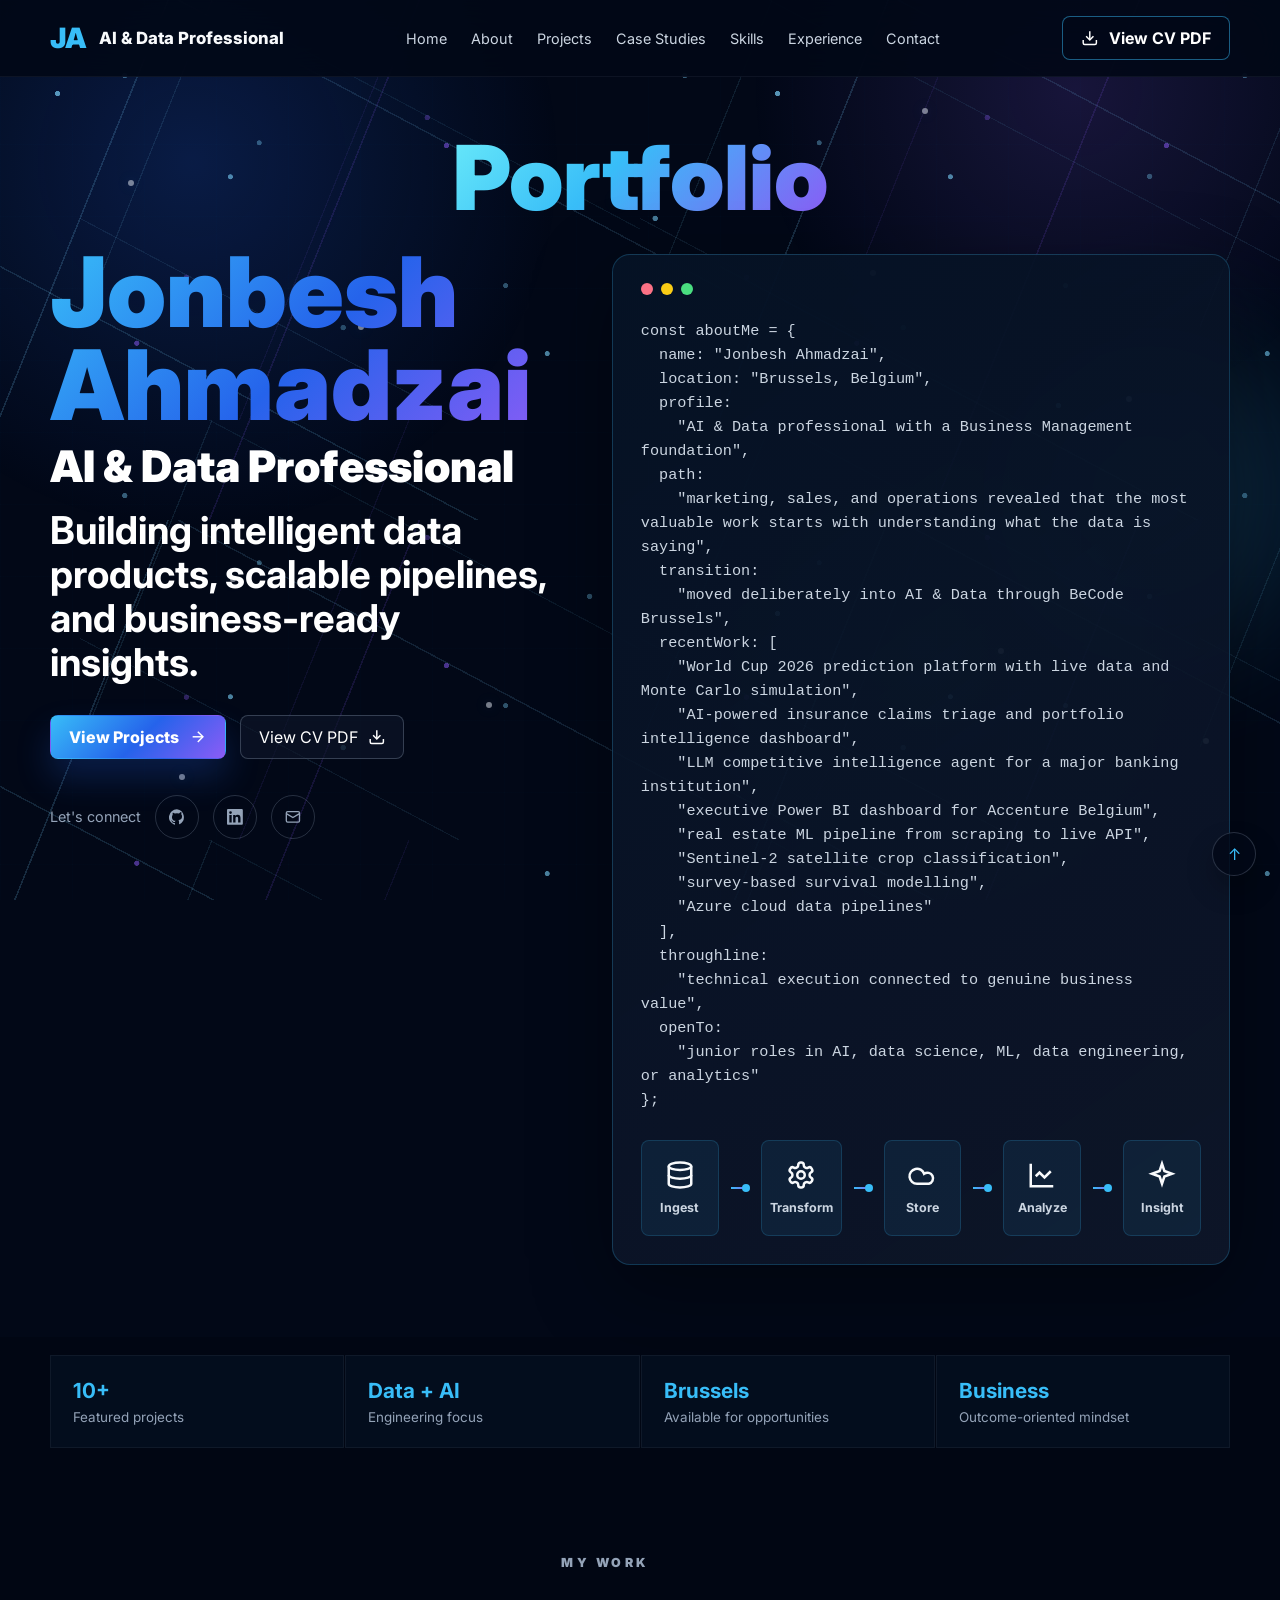
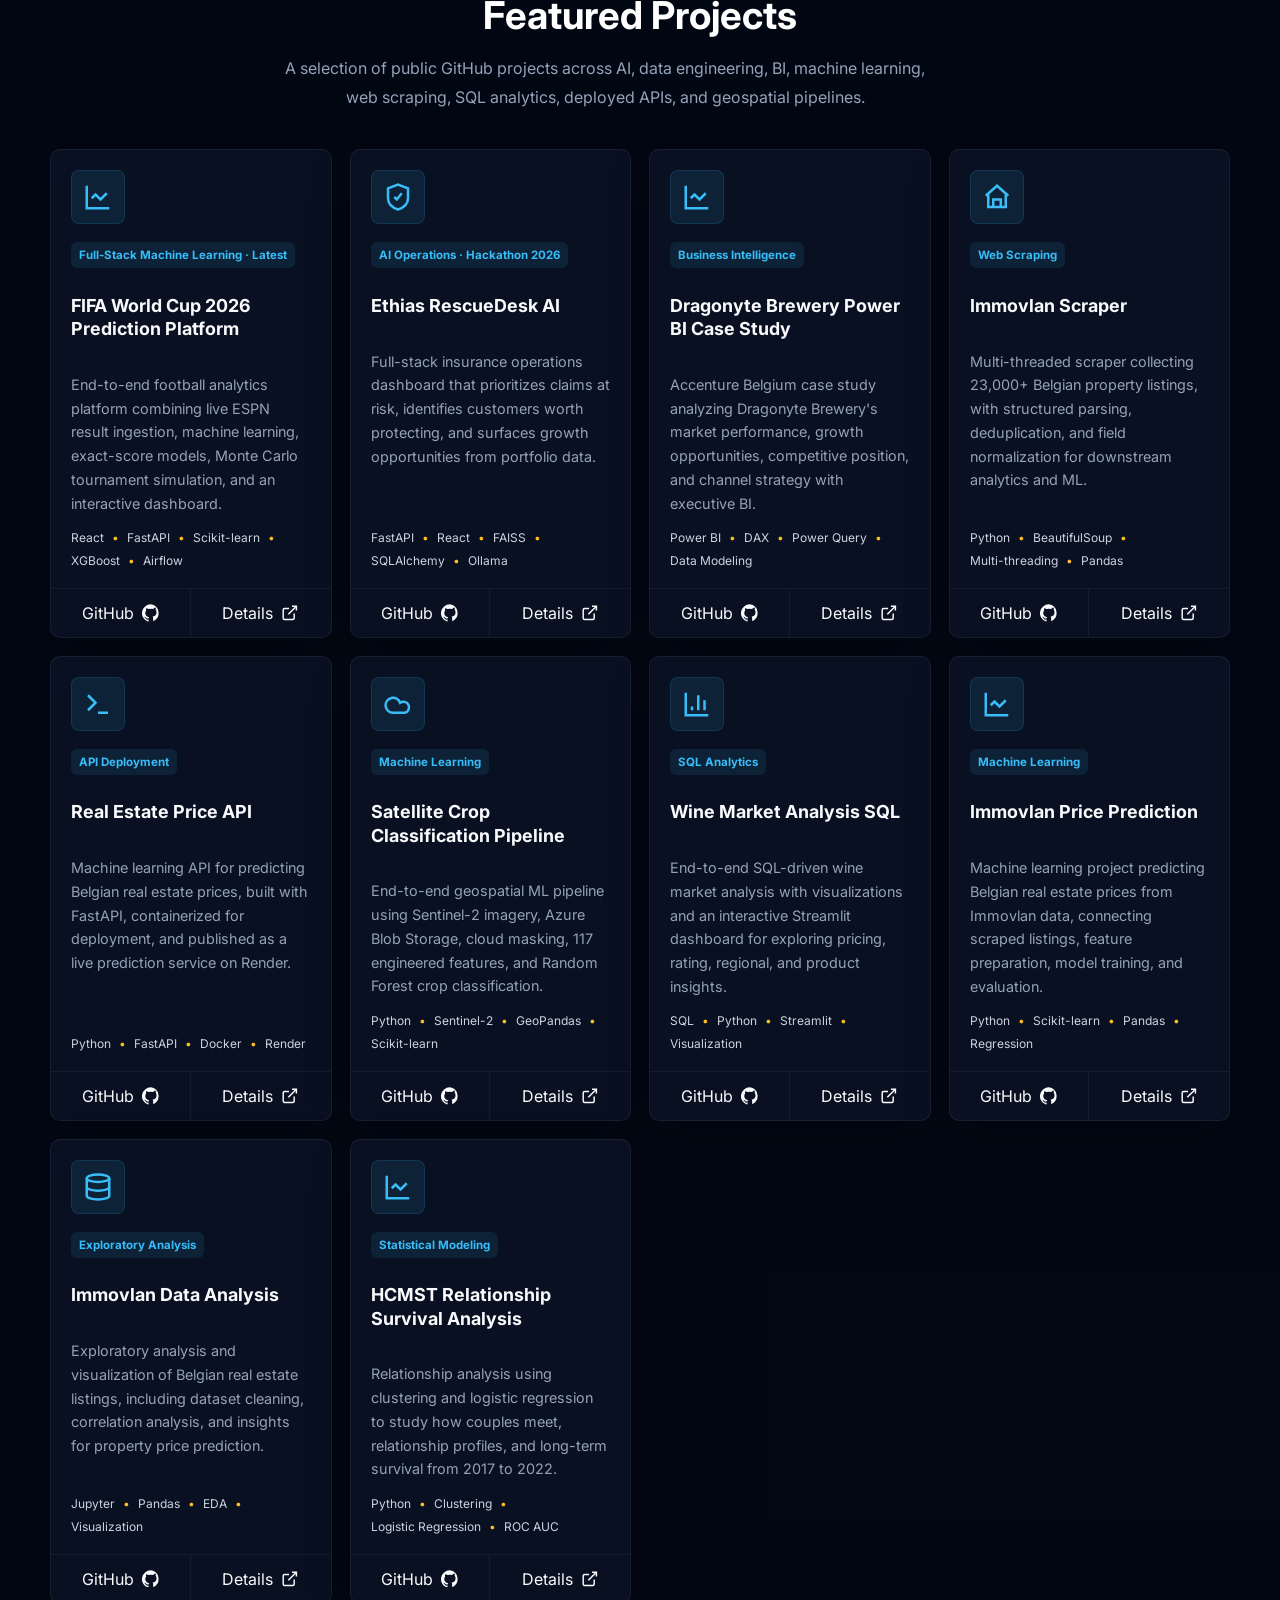
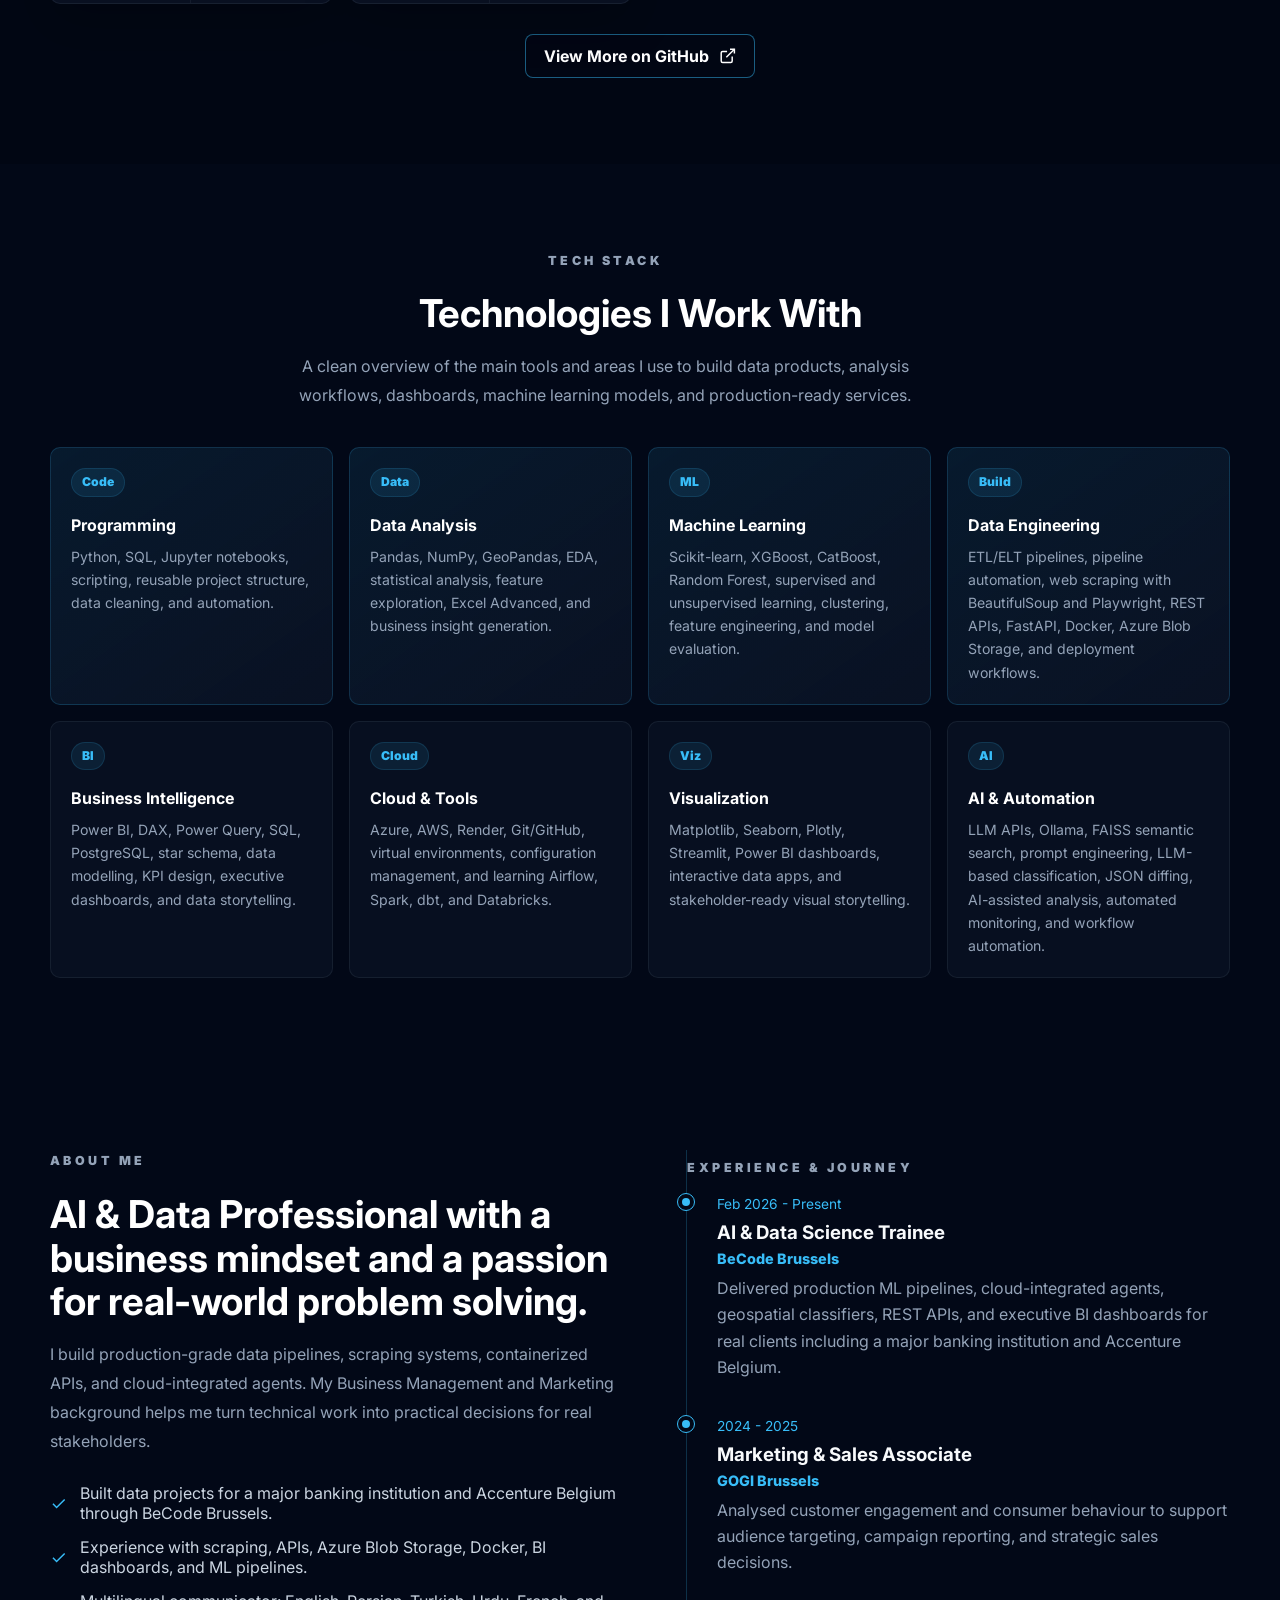
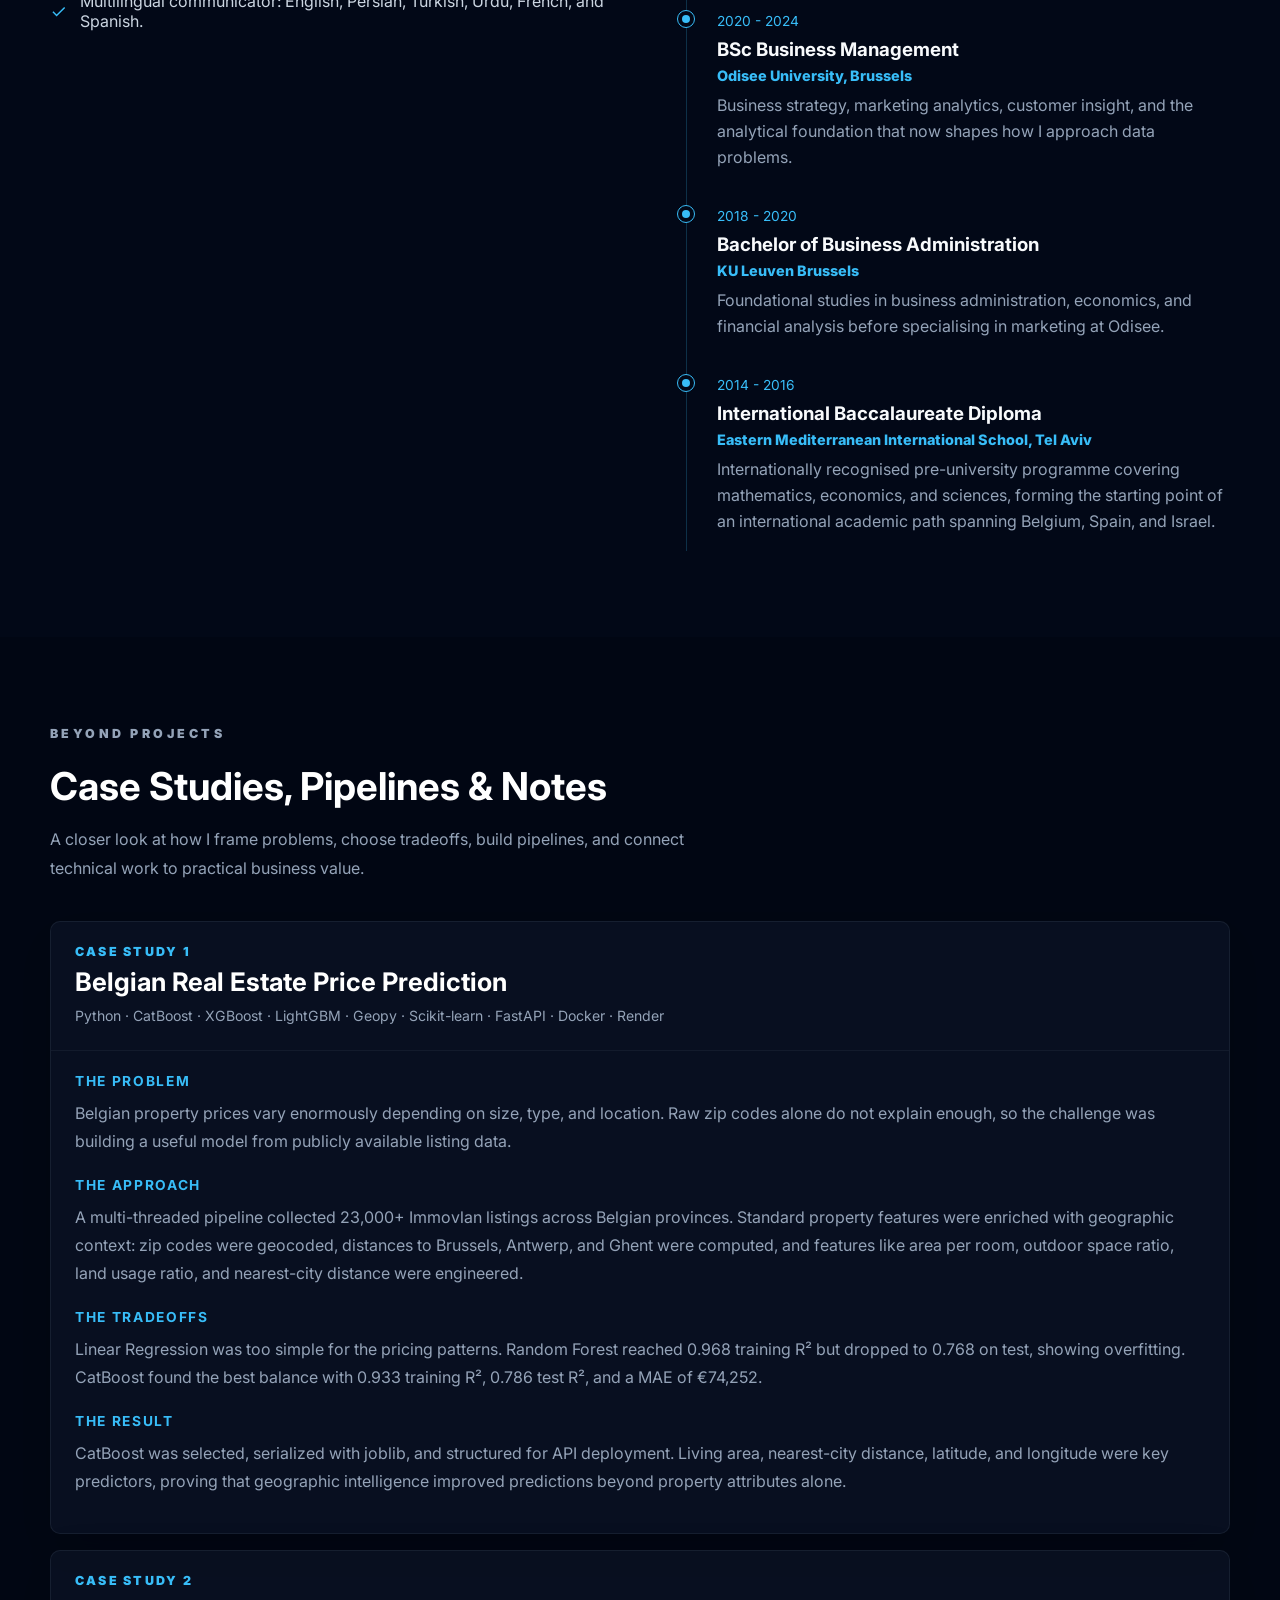
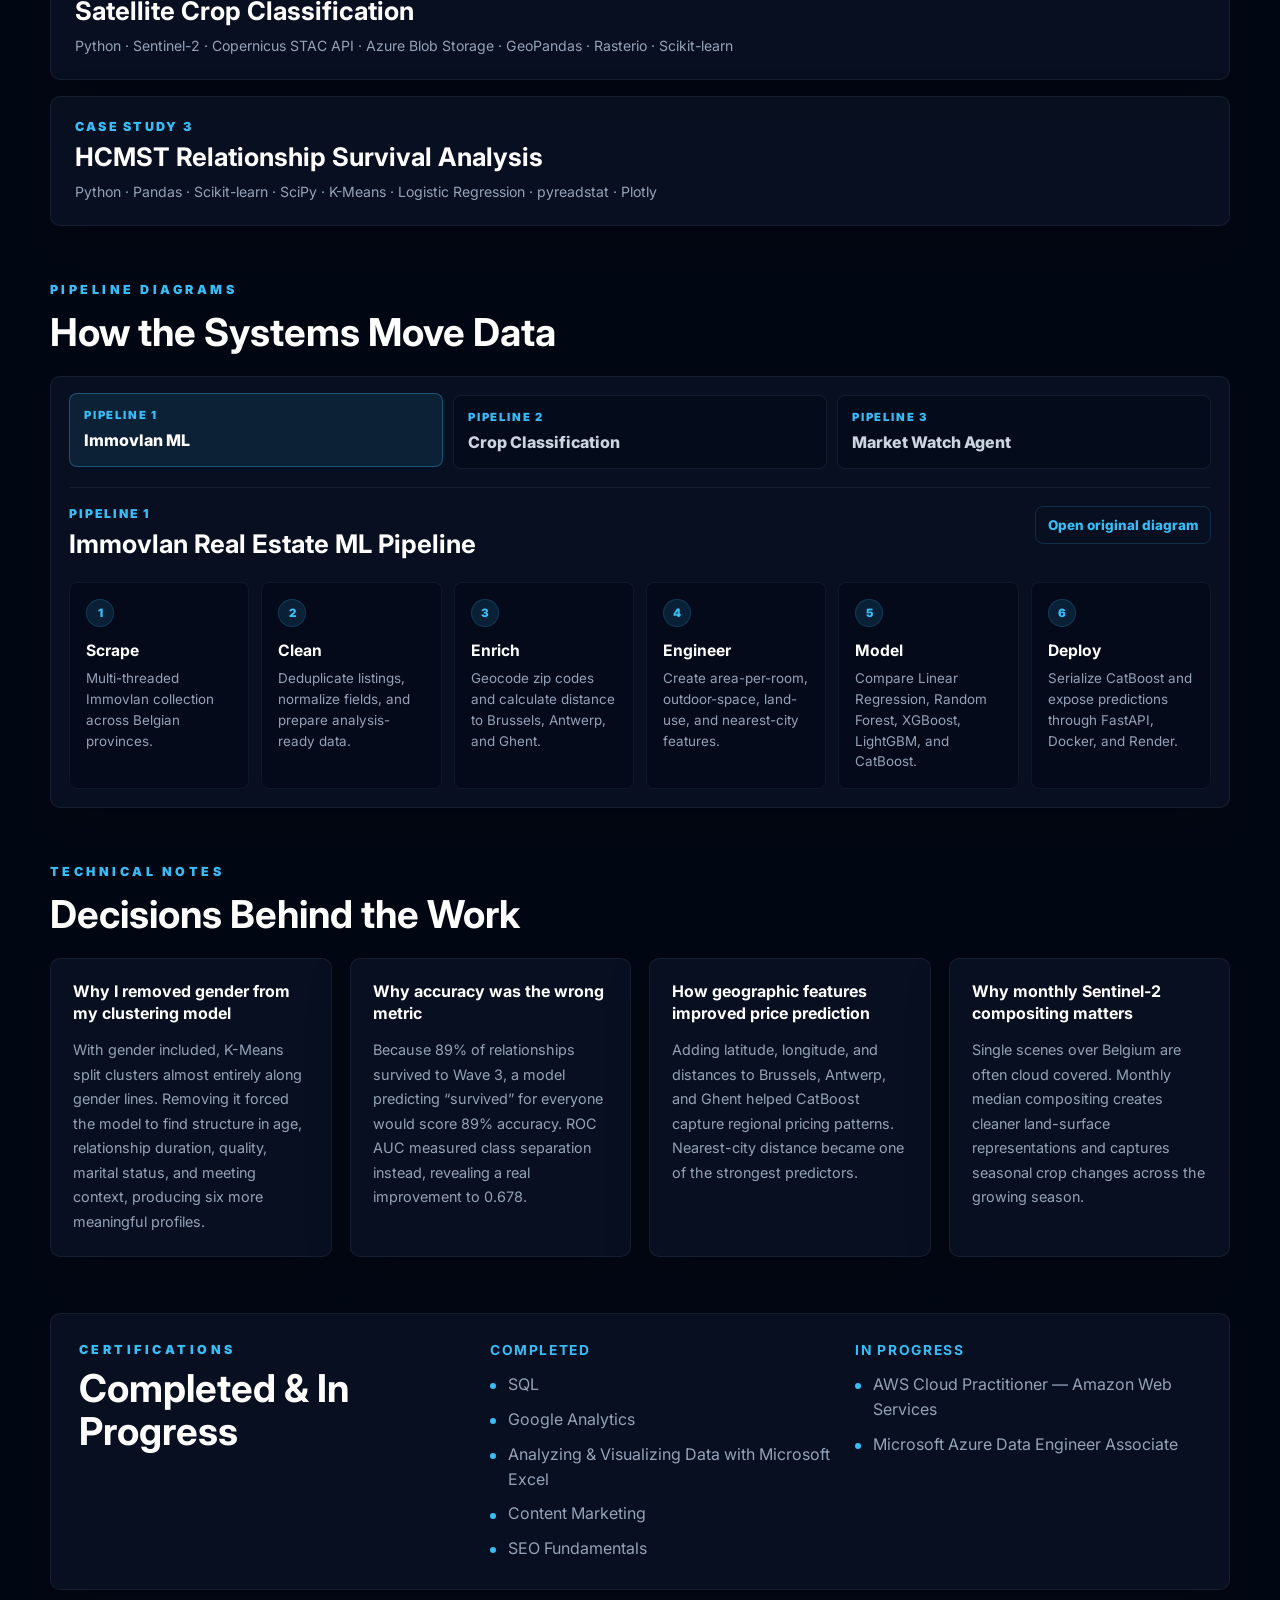
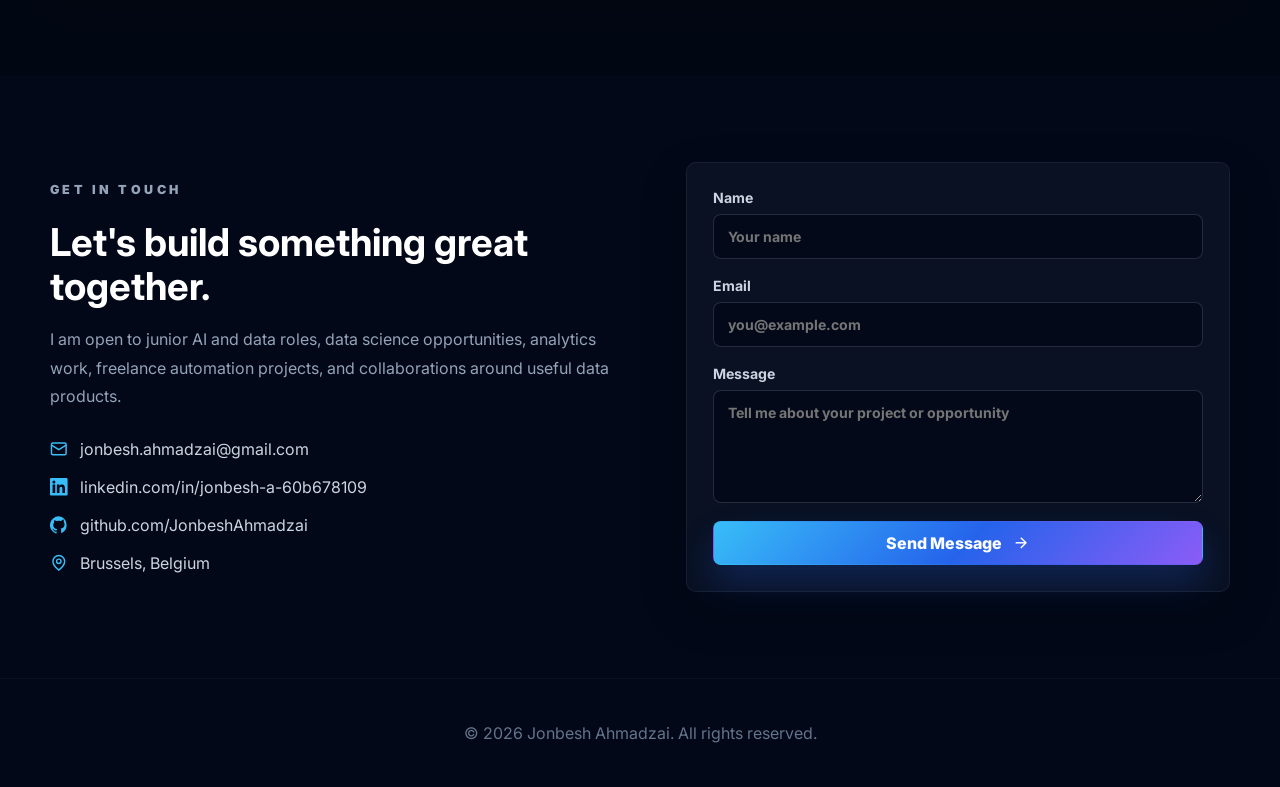
<file: index.html>
<!doctype html>
<html lang="en">
  <head>
    <meta charset="UTF-8" />
    <meta name="viewport" content="width=device-width, initial-scale=1.0" />
    <meta
      name="description"
      content="Portfolio of Jonbesh Ahmadzai, an AI & Data Professional in Brussels building machine learning workflows, data pipelines, AI automations, analytics dashboards, and data products."
    />
    <title>Jonbesh Ahmadzai | Portfolio</title>
    <script async src="https://www.googletagmanager.com/gtag/js?id=G-6KM4RSHYFC"></script>
    <script>
      window.dataLayer = window.dataLayer || [];
      function gtag(){dataLayer.push(arguments);}
      gtag("js", new Date());
      gtag("config", "G-6KM4RSHYFC");
    </script>
    <link rel="preconnect" href="https://fonts.googleapis.com" />
    <link rel="preconnect" href="https://fonts.gstatic.com" crossorigin />
    <link
      href="https://fonts.googleapis.com/css2?family=Inter:wght@400;500;600;700;800;900&display=swap"
      rel="stylesheet"
    />
    <link rel="stylesheet" href="styles.css" />
  </head>
  <body>
    <div class="page-shell">
      <div class="ambient ambient-one"></div>
      <div class="ambient ambient-two"></div>
      <div class="grid-glow"></div>
      <div class="data-particles" aria-hidden="true">
        <span></span>
        <span></span>
        <span></span>
        <span></span>
        <span></span>
        <span></span>
        <span></span>
        <span></span>
        <span></span>
        <span></span>
        <span></span>
        <span></span>
      </div>

      <header class="site-header">
        <nav class="nav container" aria-label="Main navigation">
          <a class="brand" href="#home" aria-label="Go to home">
            <span class="brand-mark">JA</span>
            <span>AI & Data Professional</span>
          </a>
          <button class="nav-toggle" type="button" aria-label="Open menu" aria-expanded="false">
            <span></span>
            <span></span>
          </button>
          <div class="nav-links">
            <a href="#home">Home</a>
            <a href="#about">About</a>
            <a href="#projects">Projects</a>
            <a href="#case-studies">Case Studies</a>
            <a href="#skills">Skills</a>
            <a href="#experience">Experience</a>
            <a href="#contact">Contact</a>
          </div>
          <a class="button button-outline nav-cv" href="assets/Jonbesh_ahmadzai_CV.pdf" target="_blank" rel="noopener">
            <span data-icon="download"></span>
            View CV PDF
          </a>
        </nav>
      </header>

      <main>
        <section id="home" class="hero container">
          <p class="portfolio-label reveal">Portfolio</p>
          <div class="hero-copy reveal">
            <h1>Jonbesh Ahmadzai</h1>
            <p class="hero-role">AI & Data Professional</p>
            <h2>Building intelligent data products, scalable pipelines, and business-ready insights.</h2>
            <div class="hero-actions">
              <a class="button button-primary" href="#projects">
                View Projects
                <span data-icon="arrow-right"></span>
              </a>
              <a class="button button-secondary" href="assets/Jonbesh_ahmadzai_CV.pdf" target="_blank" rel="noopener">
                View CV PDF
                <span data-icon="download"></span>
              </a>
            </div>
            <div class="social-row" aria-label="Social links">
              <span>Let's connect</span>
              <a href="https://github.com/JonbeshAhmadzai" aria-label="GitHub profile">
                <span data-icon="github"></span>
              </a>
              <a href="https://linkedin.com/in/jonbesh-a-60b678109" aria-label="LinkedIn profile">
                <span data-icon="linkedin"></span>
              </a>
              <a href="mailto:jonbesh.ahmadzai@gmail.com" aria-label="Email Jonbesh">
                <span data-icon="mail"></span>
              </a>
            </div>
          </div>

          <div class="hero-visual reveal">
            <div class="terminal-card">
              <div class="window-dots" aria-hidden="true">
                <span></span>
                <span></span>
                <span></span>
              </div>
              <pre><code>const aboutMe = {
  name: "Jonbesh Ahmadzai",
  location: "Brussels, Belgium",
  profile:
    "AI & Data professional with a Business Management foundation",
  path:
    "marketing, sales, and operations revealed that the most valuable work starts with understanding what the data is saying",
  transition:
    "moved deliberately into AI & Data through BeCode Brussels",
  recentWork: [
    "World Cup 2026 prediction platform with live data and Monte Carlo simulation",
    "AI-powered insurance claims triage and portfolio intelligence dashboard",
    "LLM competitive intelligence agent for a major banking institution",
    "executive Power BI dashboard for Accenture Belgium",
    "real estate ML pipeline from scraping to live API",
    "Sentinel-2 satellite crop classification",
    "survey-based survival modelling",
    "Azure cloud data pipelines"
  ],
  throughline:
    "technical execution connected to genuine business value",
  openTo:
    "junior roles in AI, data science, ML, data engineering, or analytics"
};</code></pre>
              <div class="pipeline" aria-label="Data pipeline flow">
                <article>
                  <span data-icon="database"></span>
                  <strong>Ingest</strong>
                </article>
                <i></i>
                <article>
                  <span data-icon="settings"></span>
                  <strong>Transform</strong>
                </article>
                <i></i>
                <article>
                  <span data-icon="cloud"></span>
                  <strong>Store</strong>
                </article>
                <i></i>
                <article>
                  <span data-icon="chart"></span>
                  <strong>Analyze</strong>
                </article>
                <i></i>
                <article>
                  <span data-icon="spark"></span>
                  <strong>Insight</strong>
                </article>
              </div>
            </div>
          </div>
        </section>

        <section class="stats-strip" aria-label="Portfolio highlights">
          <div class="container stats-grid">
            <article>
              <strong>10+</strong>
              <span>Featured projects</span>
            </article>
            <article>
              <strong>Data + AI</strong>
              <span>Engineering focus</span>
            </article>
            <article>
              <strong>Brussels</strong>
              <span>Available for opportunities</span>
            </article>
            <article>
              <strong>Business</strong>
              <span>Outcome-oriented mindset</span>
            </article>
          </div>
        </section>

        <section id="projects" class="section section-tinted">
          <div class="container">
            <div class="section-heading centered reveal">
              <p class="eyebrow">My Work</p>
              <h2>Featured Projects</h2>
              <p>
                A selection of public GitHub projects across AI, data engineering, BI, machine learning,
                web scraping, SQL analytics, deployed APIs, and geospatial pipelines.
              </p>
            </div>

            <div class="project-grid">
              <article class="project-card reveal">
                <div class="project-icon"><span data-icon="chart"></span></div>
                <p class="project-tag">Full-Stack Machine Learning · Latest</p>
                <h3>FIFA World Cup 2026 Prediction Platform</h3>
                <p>
                  End-to-end football analytics platform combining live ESPN result ingestion,
                  machine learning, exact-score models, Monte Carlo tournament simulation, and an interactive dashboard.
                </p>
                <div class="stack">
                  <span>React</span><span>FastAPI</span><span>Scikit-learn</span><span>XGBoost</span><span>Airflow</span>
                </div>
                <div class="project-links">
                  <a href="https://github.com/JonbeshAhmadzai/Football_WorldCUP2026_prediction">GitHub <span data-icon="github"></span></a>
                  <a href="https://github.com/JonbeshAhmadzai/Football_WorldCUP2026_prediction#readme">Details <span data-icon="external"></span></a>
                </div>
              </article>

              <article class="project-card reveal">
                <div class="project-icon"><span data-icon="shield"></span></div>
                <p class="project-tag">AI Operations · Hackathon 2026</p>
                <h3>Ethias RescueDesk AI</h3>
                <p>
                  Full-stack insurance operations dashboard that prioritizes claims at risk, identifies
                  customers worth protecting, and surfaces growth opportunities from portfolio data.
                </p>
                <div class="stack">
                  <span>FastAPI</span><span>React</span><span>FAISS</span><span>SQLAlchemy</span><span>Ollama</span>
                </div>
                <div class="project-links">
                  <a href="https://github.com/JonbeshAhmadzai/ethias-rescuedesk-ai">GitHub <span data-icon="github"></span></a>
                  <a href="https://github.com/JonbeshAhmadzai/ethias-rescuedesk-ai#readme">Details <span data-icon="external"></span></a>
                </div>
              </article>

              <article class="project-card reveal">
                <div class="project-icon"><span data-icon="line-chart"></span></div>
                <p class="project-tag">Business Intelligence</p>
                <h3>Dragonyte Brewery Power BI Case Study</h3>
                <p>
                  Accenture Belgium case study analyzing Dragonyte Brewery's market performance,
                  growth opportunities, competitive position, and channel strategy with executive BI.
                </p>
                <div class="stack">
                  <span>Power BI</span><span>DAX</span><span>Power Query</span><span>Data Modeling</span>
                </div>
                <div class="project-links">
                  <a href="https://github.com/JonbeshAhmadzai/Dragonyte-Brewery-PowerBI-CaseStudy">GitHub <span data-icon="github"></span></a>
                  <a href="https://github.com/JonbeshAhmadzai/Dragonyte-Brewery-PowerBI-CaseStudy">Details <span data-icon="external"></span></a>
                </div>
              </article>

              <article class="project-card reveal">
                <div class="project-icon"><span data-icon="home"></span></div>
                <p class="project-tag">Web Scraping</p>
                <h3>Immovlan Scraper</h3>
                <p>
                  Multi-threaded scraper collecting 23,000+ Belgian property listings, with structured
                  parsing, deduplication, and field normalization for downstream analytics and ML.
                </p>
                <div class="stack">
                  <span>Python</span><span>BeautifulSoup</span><span>Multi-threading</span><span>Pandas</span>
                </div>
                <div class="project-links">
                  <a href="https://github.com/JonbeshAhmadzai/Immovlan-Scraper">GitHub <span data-icon="github"></span></a>
                  <a href="https://github.com/JonbeshAhmadzai/Immovlan-Scraper">Details <span data-icon="external"></span></a>
                </div>
              </article>

              <article class="project-card reveal">
                <div class="project-icon"><span data-icon="terminal"></span></div>
                <p class="project-tag">API Deployment</p>
                <h3>Real Estate Price API</h3>
                <p>
                  Machine learning API for predicting Belgian real estate prices, built with FastAPI,
                  containerized for deployment, and published as a live prediction service on Render.
                </p>
                <div class="stack">
                  <span>Python</span><span>FastAPI</span><span>Docker</span><span>Render</span>
                </div>
                <div class="project-links">
                  <a href="https://github.com/JonbeshAhmadzai/Real-estate-price-api">GitHub <span data-icon="github"></span></a>
                  <a href="https://github.com/JonbeshAhmadzai/Real-estate-price-api">Details <span data-icon="external"></span></a>
                </div>
              </article>

              <article class="project-card reveal">
                <div class="project-icon"><span data-icon="cloud"></span></div>
                <p class="project-tag">Machine Learning</p>
                <h3>Satellite Crop Classification Pipeline</h3>
                <p>
                  End-to-end geospatial ML pipeline using Sentinel-2 imagery, Azure Blob Storage,
                  cloud masking, 117 engineered features, and Random Forest crop classification.
                </p>
                <div class="stack">
                  <span>Python</span><span>Sentinel-2</span><span>GeoPandas</span><span>Scikit-learn</span>
                </div>
                <div class="project-links">
                  <a href="https://github.com/JonbeshAhmadzai/Crop-Classification-">GitHub <span data-icon="github"></span></a>
                  <a href="https://github.com/JonbeshAhmadzai/Crop-Classification-">Details <span data-icon="external"></span></a>
                </div>
              </article>

              <article class="project-card reveal">
                <div class="project-icon"><span data-icon="bar-chart"></span></div>
                <p class="project-tag">SQL Analytics</p>
                <h3>Wine Market Analysis SQL</h3>
                <p>
                  End-to-end SQL-driven wine market analysis with visualizations and an interactive
                  Streamlit dashboard for exploring pricing, rating, regional, and product insights.
                </p>
                <div class="stack">
                  <span>SQL</span><span>Python</span><span>Streamlit</span><span>Visualization</span>
                </div>
                <div class="project-links">
                  <a href="https://github.com/JonbeshAhmadzai/Wine-Market-Analysis-SQL">GitHub <span data-icon="github"></span></a>
                  <a href="https://github.com/JonbeshAhmadzai/Wine-Market-Analysis-SQL">Details <span data-icon="external"></span></a>
                </div>
              </article>

              <article class="project-card reveal">
                <div class="project-icon"><span data-icon="chart"></span></div>
                <p class="project-tag">Machine Learning</p>
                <h3>Immovlan Price Prediction</h3>
                <p>
                  Machine learning project predicting Belgian real estate prices from Immovlan data,
                  connecting scraped listings, feature preparation, model training, and evaluation.
                </p>
                <div class="stack">
                  <span>Python</span><span>Scikit-learn</span><span>Pandas</span><span>Regression</span>
                </div>
                <div class="project-links">
                  <a href="https://github.com/JonbeshAhmadzai/Immovlan-Price-Prediction">GitHub <span data-icon="github"></span></a>
                  <a href="https://github.com/JonbeshAhmadzai/Immovlan-Price-Prediction">Details <span data-icon="external"></span></a>
                </div>
              </article>

              <article class="project-card reveal">
                <div class="project-icon"><span data-icon="database"></span></div>
                <p class="project-tag">Exploratory Analysis</p>
                <h3>Immovlan Data Analysis</h3>
                <p>
                  Exploratory analysis and visualization of Belgian real estate listings, including
                  dataset cleaning, correlation analysis, and insights for property price prediction.
                </p>
                <div class="stack">
                  <span>Jupyter</span><span>Pandas</span><span>EDA</span><span>Visualization</span>
                </div>
                <div class="project-links">
                  <a href="https://github.com/JonbeshAhmadzai/Immovlan-Data-Analysis">GitHub <span data-icon="github"></span></a>
                  <a href="https://github.com/JonbeshAhmadzai/Immovlan-Data-Analysis">Details <span data-icon="external"></span></a>
                </div>
              </article>

              <article class="project-card reveal">
                <div class="project-icon"><span data-icon="line-chart"></span></div>
                <p class="project-tag">Statistical Modeling</p>
                <h3>HCMST Relationship Survival Analysis</h3>
                <p>
                  Relationship analysis using clustering and logistic regression to study how couples
                  meet, relationship profiles, and long-term survival from 2017 to 2022.
                </p>
                <div class="stack">
                  <span>Python</span><span>Clustering</span><span>Logistic Regression</span><span>ROC AUC</span>
                </div>
                <div class="project-links">
                  <a href="https://github.com/JonbeshAhmadzai/hcmst-relationship-survival-analysis">GitHub <span data-icon="github"></span></a>
                  <a href="https://github.com/JonbeshAhmadzai/hcmst-relationship-survival-analysis">Details <span data-icon="external"></span></a>
                </div>
              </article>
            </div>

            <div class="center-action">
              <a class="button button-outline" href="https://github.com/JonbeshAhmadzai">
                View More on GitHub
                <span data-icon="external"></span>
              </a>
            </div>
          </div>
        </section>

        <section id="skills" class="section">
          <div class="container">
            <div class="section-heading centered reveal">
              <p class="eyebrow">Tech Stack</p>
              <h2>Technologies I Work With</h2>
              <p>
                A clean overview of the main tools and areas I use to build data products, analysis
                workflows, dashboards, machine learning models, and production-ready services.
              </p>
            </div>
            <div class="skills-grid reveal">
              <article class="skill-card skill-card-primary">
                <span>Code</span>
                <h3>Programming</h3>
                <p>Python, SQL, Jupyter notebooks, scripting, reusable project structure, data cleaning, and automation.</p>
              </article>
              <article class="skill-card skill-card-primary">
                <span>Data</span>
                <h3>Data Analysis</h3>
                <p>Pandas, NumPy, GeoPandas, EDA, statistical analysis, feature exploration, Excel Advanced, and business insight generation.</p>
              </article>
              <article class="skill-card skill-card-primary">
                <span>ML</span>
                <h3>Machine Learning</h3>
                <p>Scikit-learn, XGBoost, CatBoost, Random Forest, supervised and unsupervised learning, clustering, feature engineering, and model evaluation.</p>
              </article>
              <article class="skill-card skill-card-primary">
                <span>Build</span>
                <h3>Data Engineering</h3>
                <p>ETL/ELT pipelines, pipeline automation, web scraping with BeautifulSoup and Playwright, REST APIs, FastAPI, Docker, Azure Blob Storage, and deployment workflows.</p>
              </article>
              <article class="skill-card">
                <span>BI</span>
                <h3>Business Intelligence</h3>
                <p>Power BI, DAX, Power Query, SQL, PostgreSQL, star schema, data modelling, KPI design, executive dashboards, and data storytelling.</p>
              </article>
              <article class="skill-card">
                <span>Cloud</span>
                <h3>Cloud & Tools</h3>
                <p>Azure, AWS, Render, Git/GitHub, virtual environments, configuration management, and learning Airflow, Spark, dbt, and Databricks.</p>
              </article>
              <article class="skill-card">
                <span>Viz</span>
                <h3>Visualization</h3>
                <p>Matplotlib, Seaborn, Plotly, Streamlit, Power BI dashboards, interactive data apps, and stakeholder-ready visual storytelling.</p>
              </article>
              <article class="skill-card">
                <span>AI</span>
                <h3>AI & Automation</h3>
                <p>LLM APIs, Ollama, FAISS semantic search, prompt engineering, LLM-based classification, JSON diffing, AI-assisted analysis, automated monitoring, and workflow automation.</p>
              </article>
            </div>
          </div>
        </section>

        <section id="about" class="section about-section">
          <div class="container about-grid">
            <div class="reveal">
              <p class="eyebrow">About Me</p>
              <h2>AI & Data Professional with a business mindset and a passion for real-world problem solving.</h2>
              <p>
                I build production-grade data pipelines, scraping systems, containerized APIs, and
                cloud-integrated agents. My Business Management and Marketing background helps me
                turn technical work into practical decisions for real stakeholders.
              </p>
              <ul class="check-list">
                <li><span data-icon="check"></span> Built data projects for a major banking institution and Accenture Belgium through BeCode Brussels.</li>
                <li><span data-icon="check"></span> Experience with scraping, APIs, Azure Blob Storage, Docker, BI dashboards, and ML pipelines.</li>
                <li><span data-icon="check"></span> Multilingual communicator: English, Persian, Turkish, Urdu, French, and Spanish.</li>
              </ul>
            </div>

            <div id="experience" class="timeline reveal">
              <p class="eyebrow">Experience & Journey</p>
              <article>
                <span></span>
                <time>Feb 2026 - Present</time>
                <h3>AI & Data Science Trainee</h3>
                <h4>BeCode Brussels</h4>
                <p>Delivered production ML pipelines, cloud-integrated agents, geospatial classifiers, REST APIs, and executive BI dashboards for real clients including a major banking institution and Accenture Belgium.</p>
              </article>
              <article>
                <span></span>
                <time>2024 - 2025</time>
                <h3>Marketing & Sales Associate</h3>
                <h4>GOGI Brussels</h4>
                <p>Analysed customer engagement and consumer behaviour to support audience targeting, campaign reporting, and strategic sales decisions.</p>
              </article>
              <article>
                <span></span>
                <time>2020 - 2024</time>
                <h3>BSc Business Management</h3>
                <h4>Odisee University, Brussels</h4>
                <p>Business strategy, marketing analytics, customer insight, and the analytical foundation that now shapes how I approach data problems.</p>
              </article>
              <article>
                <span></span>
                <time>2018 - 2020</time>
                <h3>Bachelor of Business Administration</h3>
                <h4>KU Leuven Brussels</h4>
                <p>Foundational studies in business administration, economics, and financial analysis before specialising in marketing at Odisee.</p>
              </article>
              <article>
                <span></span>
                <time>2014 - 2016</time>
                <h3>International Baccalaureate Diploma</h3>
                <h4>Eastern Mediterranean International School, Tel Aviv</h4>
                <p>Internationally recognised pre-university programme covering mathematics, economics, and sciences, forming the starting point of an international academic path spanning Belgium, Spain, and Israel.</p>
              </article>
            </div>
          </div>
        </section>

        <section id="case-studies" class="section section-tinted">
          <div class="container">
            <div class="section-heading reveal">
              <p class="eyebrow">Beyond Projects</p>
              <h2>Case Studies, Pipelines & Notes</h2>
              <p>
                A closer look at how I frame problems, choose tradeoffs, build pipelines, and connect
                technical work to practical business value.
              </p>
            </div>

            <div class="case-study-list">
              <details class="case-study reveal" open>
                <summary>
                  <span>Case Study 1</span>
                  <strong>Belgian Real Estate Price Prediction</strong>
                  <small>Python · CatBoost · XGBoost · LightGBM · Geopy · Scikit-learn · FastAPI · Docker · Render</small>
                </summary>
                <div class="case-study-body">
                  <h4>The Problem</h4>
                  <p>Belgian property prices vary enormously depending on size, type, and location. Raw zip codes alone do not explain enough, so the challenge was building a useful model from publicly available listing data.</p>
                  <h4>The Approach</h4>
                  <p>A multi-threaded pipeline collected 23,000+ Immovlan listings across Belgian provinces. Standard property features were enriched with geographic context: zip codes were geocoded, distances to Brussels, Antwerp, and Ghent were computed, and features like area per room, outdoor space ratio, land usage ratio, and nearest-city distance were engineered.</p>
                  <h4>The Tradeoffs</h4>
                  <p>Linear Regression was too simple for the pricing patterns. Random Forest reached 0.968 training R² but dropped to 0.768 on test, showing overfitting. CatBoost found the best balance with 0.933 training R², 0.786 test R², and a MAE of €74,252.</p>
                  <h4>The Result</h4>
                  <p>CatBoost was selected, serialized with joblib, and structured for API deployment. Living area, nearest-city distance, latitude, and longitude were key predictors, proving that geographic intelligence improved predictions beyond property attributes alone.</p>
                </div>
              </details>

              <details class="case-study reveal">
                <summary>
                  <span>Case Study 2</span>
                  <strong>Satellite Crop Classification</strong>
                  <small>Python · Sentinel-2 · Copernicus STAC API · Azure Blob Storage · GeoPandas · Rasterio · Scikit-learn</small>
                </summary>
                <div class="case-study-body">
                  <h4>The Problem</h4>
                  <p>Crop mapping at regional scale matters for agricultural planning, environmental monitoring, and land-use decisions, but manual classification does not scale. The goal was to classify crop types directly from satellite imagery.</p>
                  <h4>The Approach</h4>
                  <p>The pipeline queries Copernicus STAC for Sentinel-2 L2A scenes, filters by cloud cover, downloads selected bands, uploads them to Azure Blob Storage, applies cloud masking, and builds monthly median composites. A 117-feature stack combines spectral bands with NDVI, NDWI, and NDBI. LPIS/Walous parcel polygons are rasterized as training labels for a Random Forest classifier.</p>
                  <h4>The Tradeoffs</h4>
                  <p>Monthly compositing was chosen over single-scene analysis so cloudy scenes would not break the pipeline. Majority-filter post-processing removes isolated noisy pixels while slightly softening boundaries, which was acceptable for cleaner crop maps.</p>
                  <h4>The Result</h4>
                  <p>The pipeline exports reclassified GeoTIFF crop maps. Feature importance showed that seasonal changes in spectral indices were more predictive than any single band, validating the time-series feature stack.</p>
                </div>
              </details>

              <details class="case-study reveal">
                <summary>
                  <span>Case Study 3</span>
                  <strong>HCMST Relationship Survival Analysis</strong>
                  <small>Python · Pandas · Scikit-learn · SciPy · K-Means · Logistic Regression · pyreadstat · Plotly</small>
                </summary>
                <div class="case-study-body">
                  <h4>The Problem</h4>
                  <p>Does meeting online predict whether a couple stays together long term, or do other factors matter more? The question is both research-oriented and practical for platforms trying to understand durable relationships.</p>
                  <h4>The Approach</h4>
                  <p>The HCMST 2017-2022 longitudinal survey contains 3,510 respondents, 725 variables, and three waves. After filtering and cleaning, clustering and survival modelling ran in parallel. K-Means without gender produced six interpretable profiles, while logistic regression tested four predictor sets on respondents with known Wave 3 outcomes.</p>
                  <h4>The Tradeoffs</h4>
                  <p>Because 89% of relationships survived, accuracy would have been misleading. A model predicting “survived” for everyone would look strong without learning anything. ROC AUC was used instead, with the best model reaching 0.678 versus 0.631 for meeting-context-only predictors.</p>
                  <h4>The Result</h4>
                  <p>Meeting online had some predictive value, but relationship quality and structure were stronger signals. For a dating platform, the implication is clear: product design should prioritize compatibility and relationship quality, not only discovery.</p>
                </div>
              </details>
            </div>

            <div class="subsection-heading reveal">
              <p class="eyebrow">Pipeline Diagrams</p>
              <h3>How the Systems Move Data</h3>
            </div>
            <div class="pipeline-viewer reveal">
              <div class="pipeline-tabs" role="tablist" aria-label="Pipeline diagrams">
                <button class="pipeline-tab is-active" id="pipeline-tab-immovlan" type="button" role="tab" aria-selected="true" aria-controls="pipeline-panel-immovlan" data-pipeline-tab="immovlan">
                  <span>Pipeline 1</span>
                  Immovlan ML
                </button>
                <button class="pipeline-tab" id="pipeline-tab-crop" type="button" role="tab" aria-selected="false" aria-controls="pipeline-panel-crop" data-pipeline-tab="crop">
                  <span>Pipeline 2</span>
                  Crop Classification
                </button>
                <button class="pipeline-tab" id="pipeline-tab-market" type="button" role="tab" aria-selected="false" aria-controls="pipeline-panel-market" data-pipeline-tab="market">
                  <span>Pipeline 3</span>
                  Market Watch Agent
                </button>
              </div>

              <div class="pipeline-panels">
                <article class="pipeline-panel is-active" id="pipeline-panel-immovlan" role="tabpanel" aria-labelledby="pipeline-tab-immovlan" data-pipeline-panel="immovlan">
                  <div class="diagram-head">
                    <div>
                      <span>Pipeline 1</span>
                      <h4>Immovlan Real Estate ML Pipeline</h4>
                    </div>
                    <a href="assets/immovlan_pipeline.svg" target="_blank" rel="noopener">Open original diagram</a>
                  </div>
                  <ol class="pipeline-flow">
                    <li>
                      <strong>Scrape</strong>
                      <p>Multi-threaded Immovlan collection across Belgian provinces.</p>
                    </li>
                    <li>
                      <strong>Clean</strong>
                      <p>Deduplicate listings, normalize fields, and prepare analysis-ready data.</p>
                    </li>
                    <li>
                      <strong>Enrich</strong>
                      <p>Geocode zip codes and calculate distance to Brussels, Antwerp, and Ghent.</p>
                    </li>
                    <li>
                      <strong>Engineer</strong>
                      <p>Create area-per-room, outdoor-space, land-use, and nearest-city features.</p>
                    </li>
                    <li>
                      <strong>Model</strong>
                      <p>Compare Linear Regression, Random Forest, XGBoost, LightGBM, and CatBoost.</p>
                    </li>
                    <li>
                      <strong>Deploy</strong>
                      <p>Serialize CatBoost and expose predictions through FastAPI, Docker, and Render.</p>
                    </li>
                  </ol>
                </article>

                <article class="pipeline-panel" id="pipeline-panel-crop" role="tabpanel" aria-labelledby="pipeline-tab-crop" data-pipeline-panel="crop" hidden>
                  <div class="diagram-head">
                    <div>
                      <span>Pipeline 2</span>
                      <h4>Satellite Crop Classification Pipeline</h4>
                    </div>
                    <a href="assets/crop_classification_pipeline.svg" target="_blank" rel="noopener">Open original diagram</a>
                  </div>
                  <ol class="pipeline-flow">
                    <li>
                      <strong>Query</strong>
                      <p>Search Sentinel-2 L2A scenes through the Copernicus STAC catalogue.</p>
                    </li>
                    <li>
                      <strong>Store</strong>
                      <p>Download selected bands and persist imagery in Azure Blob Storage.</p>
                    </li>
                    <li>
                      <strong>Mask</strong>
                      <p>Apply scene-classification cloud masks before feature construction.</p>
                    </li>
                    <li>
                      <strong>Composite</strong>
                      <p>Build monthly median composites to reduce cloud and atmospheric noise.</p>
                    </li>
                    <li>
                      <strong>Train</strong>
                      <p>Combine bands with NDVI, NDWI, and NDBI into a 117-feature Random Forest model.</p>
                    </li>
                    <li>
                      <strong>Export</strong>
                      <p>Post-process predictions and export reclassified GeoTIFF crop maps.</p>
                    </li>
                  </ol>
                </article>

                <article class="pipeline-panel" id="pipeline-panel-market" role="tabpanel" aria-labelledby="pipeline-tab-market" data-pipeline-panel="market" hidden>
                  <div class="diagram-head">
                    <div>
                      <span>Pipeline 3</span>
                      <h4>Market Watch Agent Pipeline</h4>
                    </div>
                    <a href="assets/market_watch_agent_pipeline.svg" target="_blank" rel="noopener">Open original diagram</a>
                  </div>
                  <ol class="pipeline-flow">
                    <li>
                      <strong>Collect</strong>
                      <p>Scrape competitor banking product pages from monitored Belgian sources.</p>
                    </li>
                    <li>
                      <strong>Normalize</strong>
                      <p>Convert product data into structured records for reliable comparison.</p>
                    </li>
                    <li>
                      <strong>Compare</strong>
                      <p>Run JSON diffing against Azure-backed state from previous runs.</p>
                    </li>
                    <li>
                      <strong>Classify</strong>
                      <p>Use LLM APIs to classify detected product and rate changes.</p>
                    </li>
                    <li>
                      <strong>Persist</strong>
                      <p>Update Azure Blob Storage with the newest product state and change history.</p>
                    </li>
                    <li>
                      <strong>Report</strong>
                      <p>Produce structured competitive intelligence summaries for decision makers.</p>
                    </li>
                  </ol>
                </article>
              </div>
            </div>

            <div class="subsection-heading reveal">
              <p class="eyebrow">Technical Notes</p>
              <h3>Decisions Behind the Work</h3>
            </div>
            <div class="note-grid">
              <article class="note-card reveal">
                <h3>Why I removed gender from my clustering model</h3>
                <p>With gender included, K-Means split clusters almost entirely along gender lines. Removing it forced the model to find structure in age, relationship duration, quality, marital status, and meeting context, producing six more meaningful profiles.</p>
              </article>
              <article class="note-card reveal">
                <h3>Why accuracy was the wrong metric</h3>
                <p>Because 89% of relationships survived to Wave 3, a model predicting “survived” for everyone would score 89% accuracy. ROC AUC measured class separation instead, revealing a real improvement to 0.678.</p>
              </article>
              <article class="note-card reveal">
                <h3>How geographic features improved price prediction</h3>
                <p>Adding latitude, longitude, and distances to Brussels, Antwerp, and Ghent helped CatBoost capture regional pricing patterns. Nearest-city distance became one of the strongest predictors.</p>
              </article>
              <article class="note-card reveal">
                <h3>Why monthly Sentinel-2 compositing matters</h3>
                <p>Single scenes over Belgium are often cloud covered. Monthly median compositing creates cleaner land-surface representations and captures seasonal crop changes across the growing season.</p>
              </article>
            </div>

            <div class="certification-card reveal">
              <div>
                <p class="eyebrow">Certifications</p>
                <h3>Completed & In Progress</h3>
              </div>
              <div class="certification-columns">
                <div>
                  <h4>Completed</h4>
                  <ul>
                    <li>SQL</li>
                    <li>Google Analytics</li>
                    <li>Analyzing & Visualizing Data with Microsoft Excel</li>
                    <li>Content Marketing</li>
                    <li>SEO Fundamentals</li>
                  </ul>
                </div>
                <div>
                  <h4>In Progress</h4>
                  <ul>
                    <li>AWS Cloud Practitioner — Amazon Web Services</li>
                    <li>Microsoft Azure Data Engineer Associate</li>
                  </ul>
                </div>
              </div>
            </div>
          </div>
        </section>

        <section id="contact" class="section contact-section container">
          <div class="reveal">
            <p class="eyebrow">Get In Touch</p>
            <h2>Let's build something great together.</h2>
            <p>
              I am open to junior AI and data roles, data science opportunities, analytics work,
              freelance automation projects, and collaborations around useful data products.
            </p>
            <div class="contact-links">
              <a href="mailto:jonbesh.ahmadzai@gmail.com"><span data-icon="mail"></span> jonbesh.ahmadzai@gmail.com</a>
              <a href="https://linkedin.com/in/jonbesh-a-60b678109"><span data-icon="linkedin"></span> linkedin.com/in/jonbesh-a-60b678109</a>
              <a href="https://github.com/JonbeshAhmadzai"><span data-icon="github"></span> github.com/JonbeshAhmadzai</a>
              <span><span data-icon="map"></span> Brussels, Belgium</span>
            </div>
          </div>
          <form class="contact-form reveal" action="https://formsubmit.co/jonbesh.ahmadzai@gmail.com" method="POST">
            <input type="hidden" name="_subject" value="New portfolio message for Jonbesh Ahmadzai" />
            <input type="hidden" name="_template" value="table" />
            <input type="text" name="_honey" tabindex="-1" autocomplete="off" class="honeypot" />
            <label>
              Name
              <input name="name" type="text" placeholder="Your name" required />
            </label>
            <label>
              Email
              <input name="email" type="email" placeholder="you@example.com" required />
            </label>
            <label>
              Message
              <textarea name="message" rows="5" placeholder="Tell me about your project or opportunity" required></textarea>
            </label>
            <button class="button button-primary" type="submit">
              Send Message
              <span data-icon="arrow-right"></span>
            </button>
          </form>
        </section>
      </main>

      <footer class="footer">
        <p>© <span id="year"></span> Jonbesh Ahmadzai. All rights reserved.</p>
      </footer>

      <a class="back-top" href="#home" aria-label="Back to top">↑</a>
    </div>
    <script src="script.js"></script>
  </body>
</html>
</file>
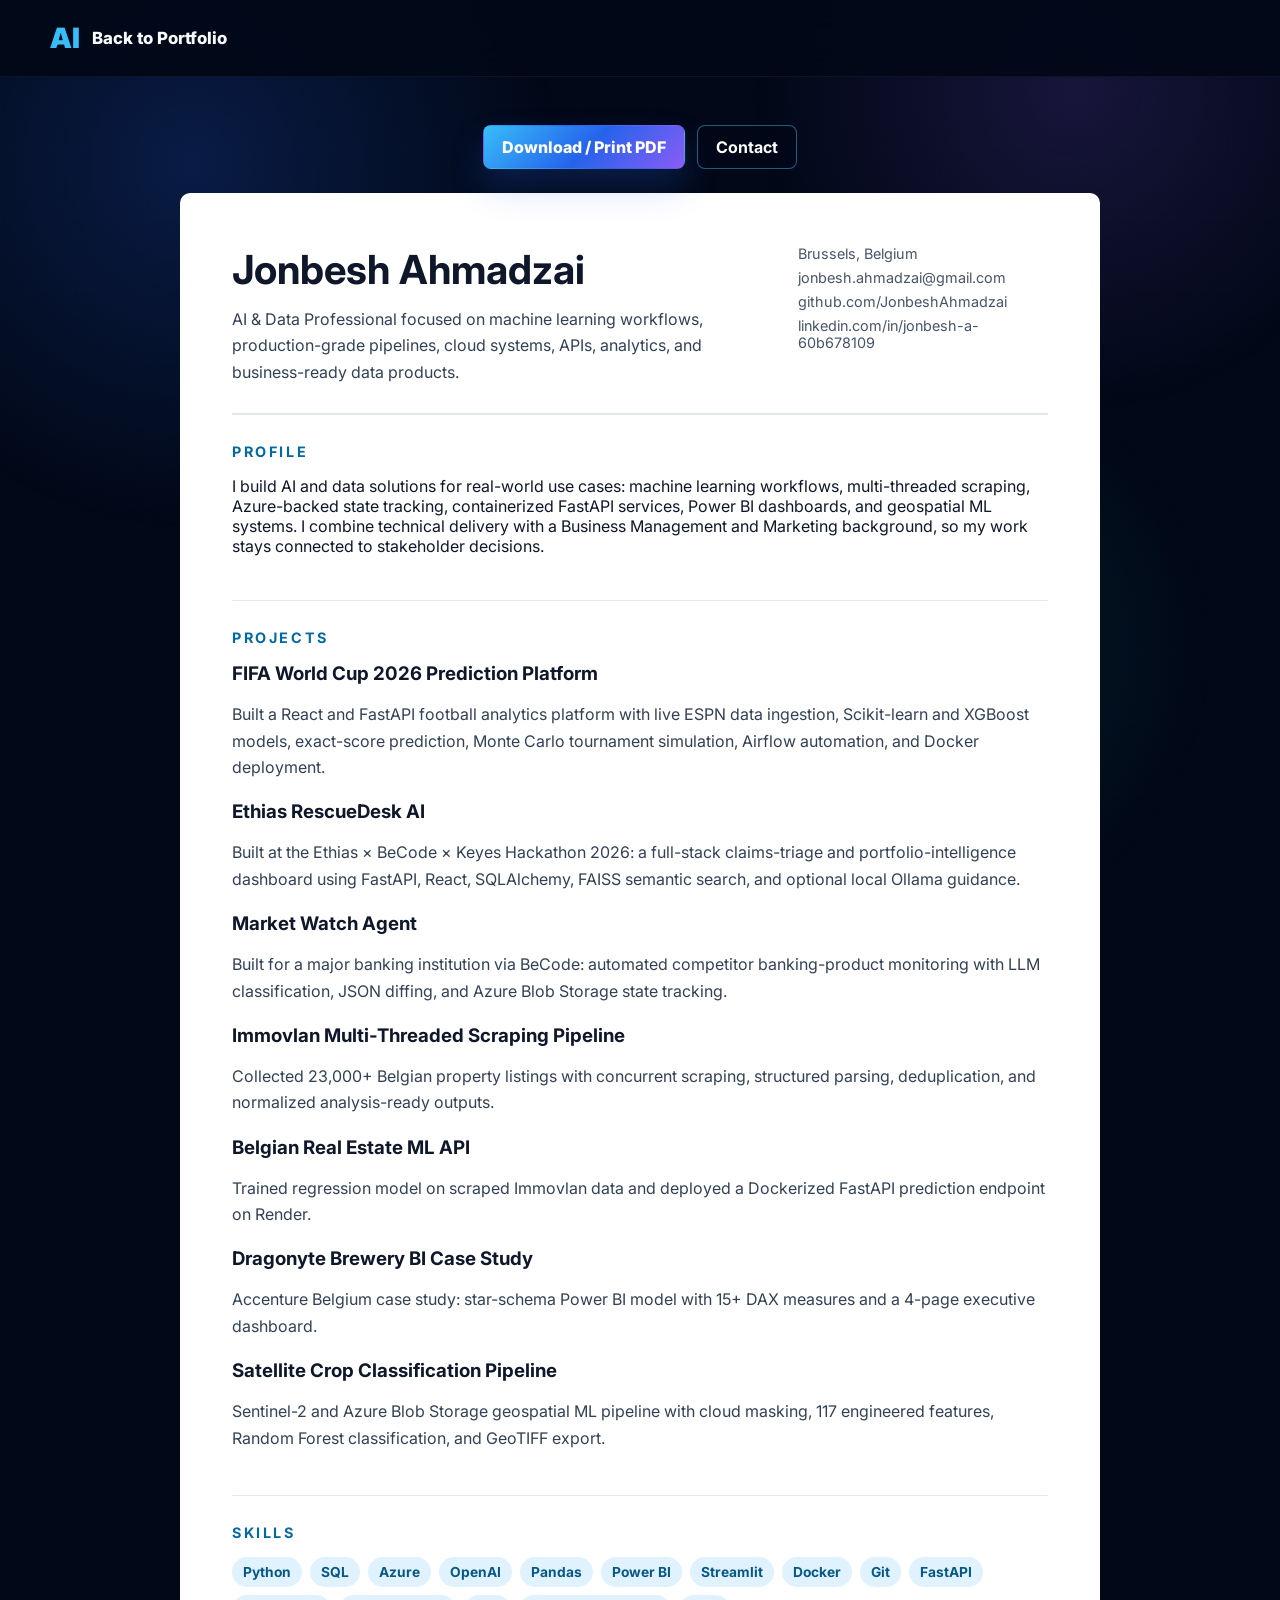
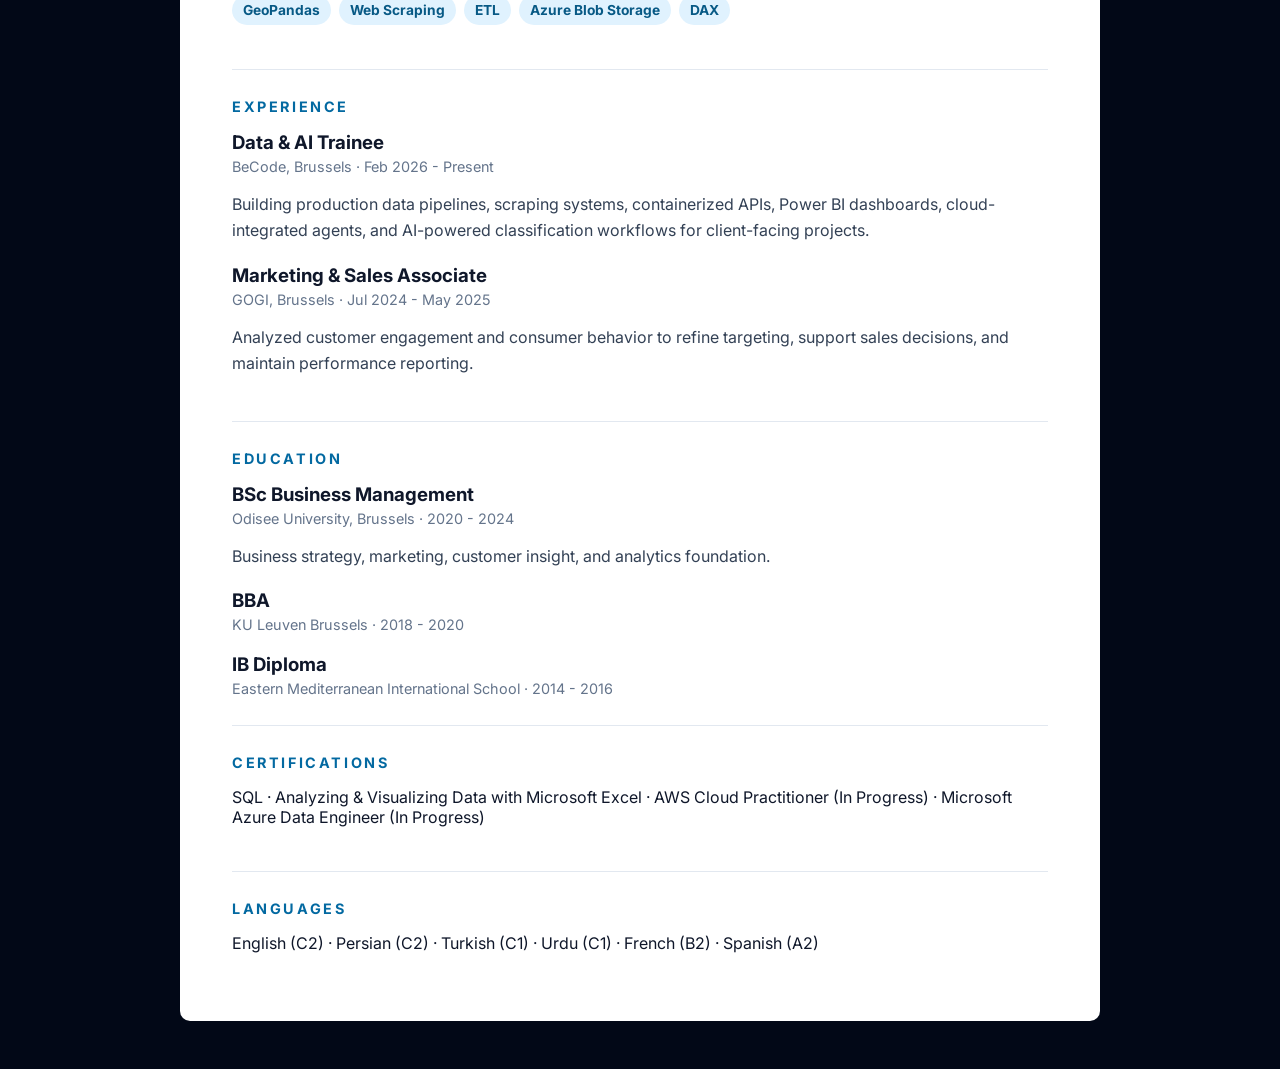
<file: cv.html>
<!doctype html>
<html lang="en">
  <head>
    <meta charset="UTF-8" />
    <meta name="viewport" content="width=device-width, initial-scale=1.0" />
    <title>CV | Jonbesh Ahmadzai</title>
    <script async src="https://www.googletagmanager.com/gtag/js?id=G-6KM4RSHYFC"></script>
    <script>
      window.dataLayer = window.dataLayer || [];
      function gtag(){dataLayer.push(arguments);}
      gtag("js", new Date());
      gtag("config", "G-6KM4RSHYFC");
    </script>
    <link rel="preconnect" href="https://fonts.googleapis.com" />
    <link rel="preconnect" href="https://fonts.gstatic.com" crossorigin />
    <link
      href="https://fonts.googleapis.com/css2?family=Inter:wght@400;500;600;700;800;900&display=swap"
      rel="stylesheet"
    />
    <link rel="stylesheet" href="styles.css" />
    <style>
      .cv-page {
        padding: 48px 0;
        position: relative;
        z-index: 1;
      }

      .cv-document {
        background: #fff;
        border-radius: 10px;
        color: #0f172a;
        margin: 0 auto;
        max-width: 920px;
        padding: 52px;
      }

      .cv-top {
        align-items: start;
        border-bottom: 2px solid #e2e8f0;
        display: flex;
        gap: 24px;
        justify-content: space-between;
        padding-bottom: 28px;
      }

      .cv-top h1 {
        font-size: 2.5rem;
        letter-spacing: 0;
        margin: 0;
      }

      .cv-top p {
        color: #334155;
        line-height: 1.65;
        margin: 12px 0 0;
        max-width: 560px;
      }

      .cv-contact {
        color: #475569;
        display: grid;
        font-size: 0.9rem;
        gap: 7px;
        min-width: 210px;
      }

      .cv-section {
        border-bottom: 1px solid #e2e8f0;
        padding: 28px 0;
      }

      .cv-section:last-child {
        border-bottom: 0;
        padding-bottom: 0;
      }

      .cv-section h2 {
        color: #0369a1;
        font-size: 0.9rem;
        letter-spacing: 0.18em;
        margin: 0 0 16px;
        text-transform: uppercase;
      }

      .cv-item {
        margin-bottom: 20px;
      }

      .cv-item:last-child {
        margin-bottom: 0;
      }

      .cv-item h3 {
        margin: 0;
      }

      .cv-item time {
        color: #64748b;
        display: block;
        font-size: 0.9rem;
        margin-top: 4px;
      }

      .cv-item p,
      .cv-item li {
        color: #334155;
        line-height: 1.65;
      }

      .cv-tags {
        display: flex;
        flex-wrap: wrap;
        gap: 8px;
        padding: 0;
      }

      .cv-tags li {
        background: #e0f2fe;
        border-radius: 999px;
        color: #075985;
        display: inline-flex;
        font-size: 0.86rem;
        font-weight: 700;
        padding: 7px 11px;
      }

      .cv-actions {
        display: flex;
        gap: 12px;
        justify-content: center;
        margin-bottom: 24px;
      }

      @media print {
        body {
          background: #fff;
        }

        .site-header,
        .cv-actions,
        .ambient,
        .grid-glow {
          display: none;
        }

        .cv-page {
          padding: 0;
        }

        .cv-document {
          border-radius: 0;
          box-shadow: none;
          max-width: none;
          padding: 0;
        }
      }

      @media (max-width: 720px) {
        .cv-document {
          padding: 28px;
        }

        .cv-top {
          display: grid;
        }
      }
    </style>
  </head>
  <body>
    <div class="page-shell">
      <div class="ambient ambient-one"></div>
      <div class="ambient ambient-two"></div>
      <div class="grid-glow"></div>

      <header class="site-header">
        <nav class="nav container" aria-label="CV navigation">
          <a class="brand" href="index.html#home">
            <span class="brand-mark">AI</span>
            <span>Back to Portfolio</span>
          </a>
        </nav>
      </header>

      <main class="cv-page container">
        <div class="cv-actions">
          <button class="button button-primary" onclick="window.print()">Download / Print PDF</button>
          <a class="button button-outline" href="index.html#contact">Contact</a>
        </div>

        <article class="cv-document">
          <header class="cv-top">
            <div>
              <h1>Jonbesh Ahmadzai</h1>
              <p>
                AI & Data Professional focused on machine learning workflows, production-grade
                pipelines, cloud systems, APIs, analytics, and business-ready data products.
              </p>
            </div>
            <div class="cv-contact">
              <span>Brussels, Belgium</span>
              <span>jonbesh.ahmadzai@gmail.com</span>
              <span>github.com/JonbeshAhmadzai</span>
              <span>linkedin.com/in/jonbesh-a-60b678109</span>
            </div>
          </header>

          <section class="cv-section">
            <h2>Profile</h2>
            <p>
              I build AI and data solutions for real-world use cases: machine learning workflows,
              multi-threaded scraping, Azure-backed state tracking, containerized FastAPI services,
              Power BI dashboards, and geospatial ML systems. I combine technical delivery with a
              Business Management and Marketing background, so my work stays connected to stakeholder
              decisions.
            </p>
          </section>

          <section class="cv-section">
            <h2>Projects</h2>
            <div class="cv-item">
              <h3>FIFA World Cup 2026 Prediction Platform</h3>
              <p>Built a React and FastAPI football analytics platform with live ESPN data ingestion, Scikit-learn and XGBoost models, exact-score prediction, Monte Carlo tournament simulation, Airflow automation, and Docker deployment.</p>
            </div>
            <div class="cv-item">
              <h3>Ethias RescueDesk AI</h3>
              <p>Built at the Ethias × BeCode × Keyes Hackathon 2026: a full-stack claims-triage and portfolio-intelligence dashboard using FastAPI, React, SQLAlchemy, FAISS semantic search, and optional local Ollama guidance.</p>
            </div>
            <div class="cv-item">
              <h3>Market Watch Agent</h3>
              <p>Built for a major banking institution via BeCode: automated competitor banking-product monitoring with LLM classification, JSON diffing, and Azure Blob Storage state tracking.</p>
            </div>
            <div class="cv-item">
              <h3>Immovlan Multi-Threaded Scraping Pipeline</h3>
              <p>Collected 23,000+ Belgian property listings with concurrent scraping, structured parsing, deduplication, and normalized analysis-ready outputs.</p>
            </div>
            <div class="cv-item">
              <h3>Belgian Real Estate ML API</h3>
              <p>Trained regression model on scraped Immovlan data and deployed a Dockerized FastAPI prediction endpoint on Render.</p>
            </div>
            <div class="cv-item">
              <h3>Dragonyte Brewery BI Case Study</h3>
              <p>Accenture Belgium case study: star-schema Power BI model with 15+ DAX measures and a 4-page executive dashboard.</p>
            </div>
            <div class="cv-item">
              <h3>Satellite Crop Classification Pipeline</h3>
              <p>Sentinel-2 and Azure Blob Storage geospatial ML pipeline with cloud masking, 117 engineered features, Random Forest classification, and GeoTIFF export.</p>
            </div>
          </section>

          <section class="cv-section">
            <h2>Skills</h2>
            <ul class="cv-tags">
              <li>Python</li>
              <li>SQL</li>
              <li>Azure</li>
              <li>OpenAI</li>
              <li>Pandas</li>
              <li>Power BI</li>
              <li>Streamlit</li>
              <li>Docker</li>
              <li>Git</li>
              <li>FastAPI</li>
              <li>GeoPandas</li>
              <li>Web Scraping</li>
              <li>ETL</li>
              <li>Azure Blob Storage</li>
              <li>DAX</li>
            </ul>
          </section>

          <section class="cv-section">
            <h2>Experience</h2>
            <div class="cv-item">
              <h3>Data & AI Trainee</h3>
              <time>BeCode, Brussels · Feb 2026 - Present</time>
              <p>Building production data pipelines, scraping systems, containerized APIs, Power BI dashboards, cloud-integrated agents, and AI-powered classification workflows for client-facing projects.</p>
            </div>
            <div class="cv-item">
              <h3>Marketing & Sales Associate</h3>
              <time>GOGI, Brussels · Jul 2024 - May 2025</time>
              <p>Analyzed customer engagement and consumer behavior to refine targeting, support sales decisions, and maintain performance reporting.</p>
            </div>
          </section>

          <section class="cv-section">
            <h2>Education</h2>
            <div class="cv-item">
              <h3>BSc Business Management</h3>
              <time>Odisee University, Brussels · 2020 - 2024</time>
              <p>Business strategy, marketing, customer insight, and analytics foundation.</p>
            </div>
            <div class="cv-item">
              <h3>BBA</h3>
              <time>KU Leuven Brussels · 2018 - 2020</time>
            </div>
            <div class="cv-item">
              <h3>IB Diploma</h3>
              <time>Eastern Mediterranean International School · 2014 - 2016</time>
            </div>
          </section>

          <section class="cv-section">
            <h2>Certifications</h2>
            <p>SQL · Analyzing & Visualizing Data with Microsoft Excel · AWS Cloud Practitioner (In Progress) · Microsoft Azure Data Engineer (In Progress)</p>
          </section>

          <section class="cv-section">
            <h2>Languages</h2>
            <p>English (C2) · Persian (C2) · Turkish (C1) · Urdu (C1) · French (B2) · Spanish (A2)</p>
          </section>
        </article>
      </main>
    </div>
  </body>
</html>
</file>
<file: styles.css>
:root {
  --bg: #020817;
  --panel: rgba(5, 18, 37, 0.88);
  --panel-soft: rgba(15, 23, 42, 0.62);
  --line: rgba(148, 163, 184, 0.1);
  --line-strong: rgba(56, 189, 248, 0.3);
  --text: #f8fafc;
  --muted: #94a3b8;
  --soft: #cbd5e1;
  --sky: #38bdf8;
  --blue: #2563eb;
  --violet: #8b5cf6;
  --green: #34d399;
  --amber: #fbbf24;
  --shadow: 0 24px 80px rgba(0, 0, 0, 0.36);
}

* {
  box-sizing: border-box;
}

html {
  scroll-behavior: smooth;
}

body {
  margin: 0;
  background: var(--bg);
  color: var(--text);
  font-family: Inter, system-ui, -apple-system, BlinkMacSystemFont, "Segoe UI", sans-serif;
}

a {
  color: inherit;
  text-decoration: none;
}

button,
input,
textarea {
  font: inherit;
}

.page-shell {
  min-height: 100vh;
  overflow: clip;
  position: relative;
}

.container {
  width: min(1180px, calc(100% - 40px));
  margin-inline: auto;
}

.ambient,
.grid-glow,
.data-particles {
  pointer-events: none;
  position: fixed;
  inset: 0;
}

.ambient-one {
  background:
    radial-gradient(circle at 15% 18%, rgba(37, 99, 235, 0.22), transparent 28%),
    radial-gradient(circle at 84% 10%, rgba(139, 92, 246, 0.16), transparent 24%);
}

.ambient-two {
  background: radial-gradient(circle at 72% 72%, rgba(20, 184, 166, 0.13), transparent 26%);
}

.grid-glow {
  background:
    linear-gradient(rgba(56, 189, 248, 0.045) 1px, transparent 1px),
    linear-gradient(90deg, rgba(56, 189, 248, 0.045) 1px, transparent 1px);
  background-size: 72px 72px;
  opacity: 0.34;
}

.data-particles {
  opacity: 0.9;
  overflow: hidden;
  z-index: 0;
}

.data-particles::before,
.data-particles::after {
  animation: constellationDrift 42s linear infinite;
  background:
    radial-gradient(circle at 8% 18%, rgba(125, 211, 252, 0.76) 0 2.4px, transparent 2.9px),
    radial-gradient(circle at 19% 66%, rgba(139, 92, 246, 0.58) 0 2.3px, transparent 2.9px),
    radial-gradient(circle at 32% 34%, rgba(125, 211, 252, 0.66) 0 2.2px, transparent 2.8px),
    radial-gradient(circle at 47% 78%, rgba(125, 211, 252, 0.56) 0 2.4px, transparent 3px),
    radial-gradient(circle at 62% 28%, rgba(139, 92, 246, 0.58) 0 2.4px, transparent 2.9px),
    radial-gradient(circle at 76% 68%, rgba(125, 211, 252, 0.66) 0 2.2px, transparent 2.8px),
    radial-gradient(circle at 91% 42%, rgba(125, 211, 252, 0.62) 0 2.4px, transparent 3px),
    linear-gradient(112deg, transparent 0 18%, rgba(125, 211, 252, 0.2) 18% 18.18%, transparent 18.18% 45%, rgba(139, 92, 246, 0.16) 45% 45.18%, transparent 45.18%),
    linear-gradient(28deg, transparent 0 28%, rgba(125, 211, 252, 0.17) 28% 28.18%, transparent 28.18% 68%, rgba(125, 211, 252, 0.15) 68% 68.18%, transparent 68.18%);
  background-size: 720px 520px;
  content: "";
  inset: 0;
  opacity: 1;
  position: absolute;
}

.data-particles::after {
  animation-duration: 58s;
  animation-delay: -24s;
  background-size: 560px 420px;
  opacity: 0.62;
  transform: translateX(80px);
}

.data-particles span {
  animation: nodePulse 4.8s ease-in-out infinite;
  background: rgba(226, 232, 240, 0.86);
  border-radius: 999px;
  box-shadow: 0 0 18px rgba(125, 211, 252, 0.48);
  height: 6px;
  opacity: 0.68;
  position: absolute;
  width: 6px;
}

.data-particles span:nth-child(1) { left: 10%; top: 20%; animation-delay: -0.5s; }
.data-particles span:nth-child(2) { left: 18%; top: 64%; animation-delay: -2.2s; }
.data-particles span:nth-child(3) { left: 28%; top: 36%; animation-delay: -3.7s; }
.data-particles span:nth-child(4) { left: 38%; top: 78%; animation-delay: -1.1s; }
.data-particles span:nth-child(5) { left: 48%; top: 22%; animation-delay: -4.1s; }
.data-particles span:nth-child(6) { left: 58%; top: 58%; animation-delay: -1.9s; }
.data-particles span:nth-child(7) { left: 68%; top: 30%; animation-delay: -3.2s; }
.data-particles span:nth-child(8) { left: 78%; top: 72%; animation-delay: -0.8s; }
.data-particles span:nth-child(9) { left: 88%; top: 44%; animation-delay: -2.8s; }
.data-particles span:nth-child(10) { left: 14%; top: 86%; animation-delay: -4.5s; }
.data-particles span:nth-child(11) { left: 72%; top: 12%; animation-delay: -1.6s; }
.data-particles span:nth-child(12) { left: 94%; top: 82%; animation-delay: -3.9s; }

.site-header {
  position: sticky;
  top: 0;
  z-index: 20;
  border-bottom: 1px solid rgba(148, 163, 184, 0.08);
  background: rgba(2, 8, 23, 0.9);
  backdrop-filter: blur(18px);
}

.nav {
  align-items: center;
  display: flex;
  gap: 28px;
  justify-content: space-between;
  min-height: 76px;
}

.brand {
  align-items: center;
  display: inline-flex;
  gap: 12px;
  font-size: 1.05rem;
  font-weight: 800;
}

.brand-mark {
  color: var(--sky);
  font-size: 1.75rem;
  font-weight: 900;
  letter-spacing: 0;
}

.nav-links {
  align-items: center;
  display: flex;
  gap: 24px;
}

.nav-links a {
  color: var(--soft);
  font-size: 0.9rem;
  transition: color 180ms ease;
}

.nav-links a:hover {
  color: var(--sky);
}

.nav-toggle {
  display: none;
}

.button {
  align-items: center;
  border: 1px solid transparent;
  border-radius: 8px;
  cursor: pointer;
  display: inline-flex;
  gap: 10px;
  justify-content: center;
  min-height: 44px;
  padding: 0 18px;
  transition:
    transform 180ms ease,
    border-color 180ms ease,
    background 180ms ease,
    opacity 180ms ease;
  white-space: nowrap;
}

.button:hover {
  transform: translateY(-1px);
}

.button-primary {
  background: linear-gradient(135deg, var(--sky), var(--blue) 52%, var(--violet));
  color: #fff;
  font-weight: 800;
  box-shadow: 0 18px 34px rgba(37, 99, 235, 0.24);
}

.button-secondary {
  background: rgba(15, 23, 42, 0.64);
  border-color: rgba(148, 163, 184, 0.32);
  color: #fff;
}

.button-outline {
  background: rgba(2, 8, 23, 0.24);
  border-color: rgba(56, 189, 248, 0.48);
  color: #fff;
  font-weight: 700;
}

.button-outline:hover,
.button-secondary:hover {
  background: rgba(56, 189, 248, 0.09);
  border-color: var(--line-strong);
}

.hero {
  align-items: center;
  display: grid;
  column-gap: 56px;
  row-gap: 34px;
  grid-template-columns: 0.9fr 1.1fr;
  min-height: calc(100vh - 76px);
  padding: 58px 0 72px;
  position: relative;
  z-index: 1;
}

.eyebrow {
  color: var(--sky);
  font-size: 0.78rem;
  font-weight: 900;
  letter-spacing: 0.28em;
  margin: 0 0 14px;
  text-transform: uppercase;
}

.portfolio-label {
  background: linear-gradient(135deg, #67e8f9, var(--sky) 42%, var(--violet));
  background-clip: text;
  color: transparent;
  font-size: clamp(3.2rem, 7vw, 6.8rem);
  font-weight: 950;
  grid-column: 1 / -1;
  justify-self: center;
  letter-spacing: 0;
  line-height: 0.95;
  margin: 0;
  text-align: center;
}

.hero-copy h1 {
  background: linear-gradient(135deg, var(--sky), var(--blue) 52%, var(--violet));
  background-clip: text;
  color: transparent;
  font-size: clamp(3.9rem, 7.6vw, 6.6rem);
  font-weight: 950;
  letter-spacing: 0;
  line-height: 0.95;
  margin: 0;
  padding-bottom: 0.05em;
}

.hero-copy {
  align-self: start;
  transform: translateY(-8px);
}

.hero-copy.reveal.is-visible {
  transform: translateY(-8px);
}

.hero-role {
  color: #fff;
  font-size: clamp(1.7rem, 3.4vw, 3rem);
  font-weight: 900;
  letter-spacing: 0;
  line-height: 1.05;
  margin: 8px 0 0;
}

.hero-copy h2,
.section-heading h2,
.about-grid h2,
.contact-section h2 {
  color: #fff;
  font-size: clamp(1.55rem, 3vw, 2.65rem);
  letter-spacing: 0;
  line-height: 1.14;
  margin: 20px 0 0;
}

.hero-summary,
.section-heading p,
.about-grid p,
.contact-section p {
  color: var(--muted);
  line-height: 1.8;
  max-width: 650px;
}

.hero-summary {
  margin: 24px 0 0;
}

.hero-actions {
  display: flex;
  flex-wrap: wrap;
  gap: 14px;
  margin-top: 30px;
}

.social-row {
  align-items: center;
  display: flex;
  flex-wrap: wrap;
  gap: 14px;
  margin-top: 36px;
}

.social-row span:first-child {
  color: var(--muted);
  font-size: 0.9rem;
}

.social-row a,
.back-top {
  align-items: center;
  border: 1px solid rgba(148, 163, 184, 0.26);
  border-radius: 999px;
  color: var(--sky);
  display: inline-flex;
  height: 44px;
  justify-content: center;
  transition:
    border-color 180ms ease,
    background 180ms ease,
    transform 180ms ease;
  width: 44px;
}

.social-row a:hover,
.back-top:hover {
  background: rgba(56, 189, 248, 0.1);
  border-color: var(--sky);
  transform: translateY(-2px);
}

.hero-visual {
  position: relative;
}

.hero-visual::before {
  background: rgba(56, 189, 248, 0.16);
  border-radius: 999px;
  content: "";
  filter: blur(64px);
  height: 320px;
  position: absolute;
  right: -80px;
  top: 80px;
  width: 320px;
}

.terminal-card {
  background: linear-gradient(145deg, rgba(5, 18, 37, 0.98), rgba(15, 23, 42, 0.86));
  border: 1px solid rgba(56, 189, 248, 0.22);
  border-radius: 18px;
  box-shadow: var(--shadow);
  overflow: hidden;
  padding: 28px;
  position: relative;
}

.terminal-card::after {
  animation: scan 5s linear infinite;
  background: linear-gradient(90deg, transparent, rgba(56, 189, 248, 0.18), transparent);
  content: "";
  height: 100%;
  left: -60%;
  position: absolute;
  top: 0;
  transform: skewX(-12deg);
  width: 32%;
}

.window-dots {
  display: flex;
  gap: 8px;
  margin-bottom: 24px;
}

.window-dots span {
  border-radius: 999px;
  height: 12px;
  width: 12px;
}

.window-dots span:nth-child(1) { background: #fb7185; }
.window-dots span:nth-child(2) { background: #facc15; }
.window-dots span:nth-child(3) { background: #4ade80; }

pre {
  color: #cbd5e1;
  font-size: clamp(0.72rem, 1.24vw, 0.95rem);
  line-height: 1.58;
  margin: 0;
  min-height: 420px;
  overflow: hidden;
  position: relative;
  white-space: pre-wrap;
  z-index: 1;
}

.pipeline {
  align-items: center;
  display: grid;
  gap: 12px;
  grid-template-columns: 1fr 18px 1fr 18px 1fr 18px 1fr 18px 1fr;
  margin-top: 28px;
  position: relative;
  z-index: 1;
}

.pipeline article {
  align-items: center;
  background: rgba(56, 189, 248, 0.08);
  border: 1px solid rgba(56, 189, 248, 0.18);
  border-radius: 8px;
  display: flex;
  flex-direction: column;
  gap: 10px;
  min-height: 96px;
  justify-content: center;
  padding: 12px 8px;
  text-align: center;
}

.pipeline strong {
  color: var(--soft);
  font-size: 0.78rem;
}

.pipeline i {
  background: linear-gradient(90deg, var(--sky), var(--violet));
  height: 2px;
  position: relative;
}

.pipeline i::after {
  background: var(--sky);
  border-radius: 50%;
  content: "";
  height: 8px;
  position: absolute;
  right: -1px;
  top: -3px;
  width: 8px;
}

.stats-strip,
.section-tinted {
  background: rgba(0, 0, 0, 0.16);
  border-block: 0;
  position: relative;
  z-index: 1;
}

.stats-grid {
  display: grid;
  gap: 1px;
  grid-template-columns: repeat(4, 1fr);
  padding: 18px 0;
}

.stats-grid article {
  background: rgba(5, 18, 37, 0.62);
  border: 1px solid rgba(148, 163, 184, 0.08);
  padding: 22px;
}

.stats-grid strong {
  color: var(--sky);
  display: block;
  font-size: 1.3rem;
}

.stats-grid span {
  color: var(--muted);
  display: block;
  font-size: 0.84rem;
  margin-top: 6px;
}

.section {
  padding: 86px 0;
  position: relative;
  z-index: 1;
}

.section-heading {
  margin-bottom: 38px;
  max-width: 720px;
}

.section-heading.centered {
  margin-inline: auto;
  text-align: center;
}

.project-grid {
  display: grid;
  gap: 18px;
  grid-template-columns: repeat(4, 1fr);
}

.project-card,
.resource-card,
.contact-form {
  background: var(--panel-soft);
  border: 1px solid var(--line);
  border-radius: 10px;
  box-shadow: 0 18px 48px rgba(0, 0, 0, 0.18);
}

.project-card {
  display: flex;
  flex-direction: column;
  min-height: 430px;
  overflow: hidden;
  transition:
    transform 180ms ease,
    border-color 180ms ease,
    background 180ms ease;
}

.project-card:hover {
  background: rgba(15, 23, 42, 0.82);
  border-color: var(--line-strong);
  transform: translateY(-5px);
}

.project-card > *:not(.project-links) {
  margin-inline: 20px;
}

.project-icon {
  align-items: center;
  background: rgba(56, 189, 248, 0.1);
  border: 1px solid rgba(56, 189, 248, 0.14);
  border-radius: 8px;
  color: var(--sky);
  display: flex;
  height: 54px;
  justify-content: center;
  margin-top: 20px;
  width: 54px;
}

.project-tag {
  align-self: start;
  background: rgba(56, 189, 248, 0.1);
  border-radius: 6px;
  color: var(--sky);
  display: inline-flex;
  font-size: 0.72rem;
  font-weight: 700;
  margin-top: 18px;
  padding: 6px 8px;
}

.project-card h3 {
  font-size: 1.12rem;
  line-height: 1.3;
  margin-top: 14px;
}

.project-card p:not(.project-tag) {
  color: var(--muted);
  font-size: 0.9rem;
  line-height: 1.65;
}

.stack {
  display: flex;
  flex-wrap: wrap;
  gap: 8px;
  margin-top: auto;
  padding-bottom: 20px;
}

.stack span {
  color: var(--soft);
  font-size: 0.75rem;
}

.stack span:not(:last-child)::after {
  color: var(--amber);
  content: "•";
  margin-left: 8px;
}

.project-links {
  border-top: 1px solid rgba(148, 163, 184, 0.08);
  display: grid;
  grid-template-columns: repeat(2, 1fr);
}

.project-links a {
  align-items: center;
  display: flex;
  gap: 8px;
  justify-content: center;
  min-height: 48px;
  padding: 10px;
  transition: background 180ms ease;
}

.project-links a:first-child {
  border-right: 1px solid rgba(148, 163, 184, 0.08);
}

.project-links a:hover {
  background: rgba(56, 189, 248, 0.08);
}

.center-action {
  display: flex;
  justify-content: center;
  margin-top: 30px;
}

.skills-grid {
  display: grid;
  gap: 16px;
  grid-template-columns: repeat(4, 1fr);
}

.skill-card {
  background: rgba(15, 23, 42, 0.52);
  border: 1px solid rgba(148, 163, 184, 0.1);
  border-radius: 10px;
  min-height: 188px;
  padding: 20px;
  transition:
    border-color 180ms ease,
    background 180ms ease,
    transform 180ms ease;
}

.skill-card-primary {
  background: linear-gradient(145deg, rgba(56, 189, 248, 0.1), rgba(15, 23, 42, 0.62));
  border-color: rgba(56, 189, 248, 0.18);
}

.skill-card:hover {
  background: rgba(15, 23, 42, 0.76);
  border-color: rgba(56, 189, 248, 0.3);
  transform: translateY(-3px);
}

.skill-card span {
  align-items: center;
  background: rgba(56, 189, 248, 0.1);
  border: 1px solid rgba(56, 189, 248, 0.14);
  border-radius: 999px;
  color: var(--sky);
  display: inline-flex;
  font-size: 0.76rem;
  font-weight: 900;
  line-height: 1;
  padding: 7px 10px;
}

.skill-card h3 {
  color: #fff;
  font-size: 1rem;
  letter-spacing: 0;
  margin: 18px 0 10px;
}

.skill-card p {
  color: var(--muted);
  font-size: 0.88rem;
  line-height: 1.65;
  margin: 0;
}

.about-section {
  border-top: 0;
}

.about-grid,
.contact-section {
  display: grid;
  gap: 64px;
  grid-template-columns: 1fr 0.95fr;
}

.check-list {
  color: var(--soft);
  display: grid;
  gap: 14px;
  list-style: none;
  margin: 28px 0 0;
  padding: 0;
}

.check-list li,
.contact-links a,
.contact-links span {
  align-items: center;
  display: flex;
  gap: 12px;
}

.check-list [data-icon],
.contact-links [data-icon] {
  color: var(--sky);
  flex: 0 0 auto;
}

.timeline {
  border-left: 1px solid rgba(56, 189, 248, 0.22);
  padding-left: 30px;
}

.timeline .eyebrow {
  margin-left: -30px;
}

.timeline article {
  margin-bottom: 34px;
  position: relative;
}

.timeline article:last-child {
  margin-bottom: 0;
}

.timeline article > span {
  background: var(--bg);
  border: 1px solid var(--sky);
  border-radius: 50%;
  height: 18px;
  left: -40px;
  position: absolute;
  top: 0;
  width: 18px;
}

.timeline article > span::after {
  background: var(--sky);
  border-radius: 50%;
  content: "";
  height: 8px;
  left: 4px;
  position: absolute;
  top: 4px;
  width: 8px;
}

.timeline time {
  color: var(--sky);
  font-size: 0.86rem;
}

.timeline h3,
.resource-card h3 {
  margin: 8px 0 0;
}

.timeline h4 {
  color: var(--sky);
  font-size: 0.9rem;
  font-weight: 800;
  letter-spacing: 0;
  margin: 6px 0 0;
}

.timeline p,
.resource-card p {
  color: var(--muted);
  line-height: 1.65;
}

.timeline p {
  margin-top: 8px;
}

.resource-grid {
  display: grid;
  gap: 18px;
  grid-template-columns: repeat(4, 1fr);
}

.resource-card {
  padding: 22px;
  transition:
    transform 180ms ease,
    border-color 180ms ease,
    background 180ms ease;
}

.resource-card:hover {
  background: rgba(15, 23, 42, 0.82);
  border-color: var(--line-strong);
  transform: translateY(-4px);
}

.resource-card > [data-icon] {
  align-items: center;
  background: rgba(56, 189, 248, 0.1);
  border: 1px solid rgba(56, 189, 248, 0.14);
  border-radius: 8px;
  color: var(--sky);
  display: flex;
  height: 46px;
  justify-content: center;
  width: 46px;
}

.case-study-list {
  display: grid;
  gap: 16px;
}

.case-study,
.note-card,
.pipeline-viewer,
.certification-card {
  background: rgba(15, 23, 42, 0.58);
  border: 1px solid rgba(148, 163, 184, 0.1);
  border-radius: 10px;
  box-shadow: 0 18px 48px rgba(0, 0, 0, 0.16);
}

.case-study {
  overflow: hidden;
}

.case-study summary {
  cursor: pointer;
  display: grid;
  gap: 8px;
  list-style: none;
  padding: 22px 24px;
}

.case-study summary::-webkit-details-marker {
  display: none;
}

.case-study summary span {
  color: var(--sky);
  font-size: 0.78rem;
  font-weight: 900;
  letter-spacing: 0.18em;
  text-transform: uppercase;
}

.case-study summary strong {
  color: #fff;
  font-size: clamp(1.25rem, 2vw, 1.7rem);
  line-height: 1.2;
}

.case-study summary small {
  color: var(--muted);
  font-size: 0.88rem;
  line-height: 1.6;
}

.case-study-body {
  border-top: 1px solid rgba(148, 163, 184, 0.08);
  display: grid;
  gap: 10px;
  padding: 22px 24px 26px;
}

.case-study-body h4,
.certification-columns h4 {
  color: var(--sky);
  font-size: 0.86rem;
  letter-spacing: 0.12em;
  margin: 0;
  text-transform: uppercase;
}

.case-study-body p {
  color: var(--muted);
  line-height: 1.75;
  margin: 0 0 12px;
}

.subsection-heading {
  margin: 56px 0 22px;
}

.subsection-heading h3,
.certification-card h3 {
  color: #fff;
  font-size: clamp(1.6rem, 3vw, 2.4rem);
  letter-spacing: 0;
  line-height: 1.12;
  margin: 0;
}

.pipeline-viewer {
  overflow: hidden;
  padding: 18px;
}

.pipeline-tabs {
  display: grid;
  gap: 10px;
  grid-template-columns: repeat(3, minmax(0, 1fr));
  margin-bottom: 18px;
}

.pipeline-tab {
  background: rgba(2, 8, 23, 0.44);
  border: 1px solid rgba(148, 163, 184, 0.1);
  border-radius: 8px;
  color: var(--soft);
  cursor: pointer;
  display: grid;
  font-weight: 800;
  gap: 6px;
  line-height: 1.25;
  min-height: 74px;
  padding: 14px;
  text-align: left;
  transition:
    background 180ms ease,
    border-color 180ms ease,
    color 180ms ease,
    transform 180ms ease;
}

.pipeline-tab span {
  color: var(--sky);
  font-size: 0.7rem;
  font-weight: 900;
  letter-spacing: 0.16em;
  text-transform: uppercase;
}

.pipeline-tab:hover,
.pipeline-tab:focus-visible,
.pipeline-tab.is-active {
  background: rgba(56, 189, 248, 0.1);
  border-color: rgba(56, 189, 248, 0.34);
  color: #fff;
  transform: translateY(-2px);
}

.pipeline-tab:focus-visible {
  outline: 3px solid rgba(56, 189, 248, 0.2);
  outline-offset: 2px;
}

.pipeline-panels {
  border-top: 1px solid rgba(148, 163, 184, 0.1);
  padding-top: 18px;
}

.pipeline-panel[hidden] {
  display: none;
}

.pipeline-panel.is-active {
  animation: panelFade 220ms ease both;
}

.diagram-head {
  align-items: start;
  display: flex;
  gap: 18px;
  justify-content: space-between;
  margin-bottom: 22px;
}

.diagram-head span {
  color: var(--sky);
  display: block;
  font-size: 0.76rem;
  font-weight: 900;
  letter-spacing: 0.16em;
  margin-bottom: 8px;
  text-transform: uppercase;
}

.diagram-head h4 {
  color: #fff;
  font-size: clamp(1.25rem, 2vw, 1.65rem);
  line-height: 1.2;
  margin: 0;
}

.diagram-head a {
  border: 1px solid rgba(56, 189, 248, 0.18);
  border-radius: 8px;
  color: var(--sky);
  flex: 0 0 auto;
  font-size: 0.84rem;
  font-weight: 800;
  padding: 10px 12px;
}

.pipeline-flow {
  counter-reset: pipeline-step;
  display: grid;
  gap: 12px;
  grid-template-columns: repeat(6, minmax(0, 1fr));
  list-style: none;
  margin: 0;
  padding: 0;
}

.pipeline-flow li {
  background: rgba(2, 8, 23, 0.54);
  border: 1px solid rgba(148, 163, 184, 0.08);
  border-radius: 8px;
  min-height: 170px;
  padding: 16px;
  position: relative;
  transition:
    background 220ms ease,
    border-color 220ms ease;
}

.pipeline-viewer:hover .pipeline-flow li {
  background: rgba(2, 8, 23, 0.62);
  border-color: rgba(56, 189, 248, 0.16);
}

.pipeline-flow li::before {
  align-items: center;
  background: rgba(56, 189, 248, 0.12);
  border: 1px solid rgba(56, 189, 248, 0.16);
  border-radius: 999px;
  color: var(--sky);
  content: counter(pipeline-step);
  counter-increment: pipeline-step;
  display: inline-flex;
  font-size: 0.72rem;
  font-weight: 900;
  height: 26px;
  justify-content: center;
  margin-bottom: 14px;
  width: 26px;
}

.pipeline-flow strong {
  color: #fff;
  display: block;
  font-size: 0.98rem;
  margin-bottom: 8px;
}

.pipeline-flow p {
  color: var(--muted);
  font-size: 0.84rem;
  line-height: 1.55;
  margin: 0;
  transition: color 220ms ease;
}

.pipeline-viewer:hover .pipeline-flow p {
  color: var(--text);
}

.note-grid {
  display: grid;
  gap: 18px;
  grid-template-columns: repeat(4, 1fr);
}

.note-card {
  padding: 22px;
}

.note-card h3 {
  color: #fff;
  font-size: 1rem;
  line-height: 1.35;
  margin: 0;
}

.note-card p {
  color: var(--muted);
  font-size: 0.9rem;
  line-height: 1.7;
  margin: 14px 0 0;
}

.certification-card {
  display: grid;
  gap: 28px;
  grid-template-columns: 0.7fr 1.3fr;
  margin-top: 56px;
  padding: 28px;
}

.certification-card .eyebrow {
  margin-bottom: 10px;
}

.certification-columns {
  display: grid;
  gap: 20px;
  grid-template-columns: repeat(2, 1fr);
}

.certification-columns ul {
  color: var(--muted);
  display: grid;
  gap: 10px;
  line-height: 1.55;
  list-style: none;
  margin: 14px 0 0;
  padding: 0;
}

.certification-columns li {
  padding-left: 18px;
  position: relative;
}

.certification-columns li::before {
  background: var(--sky);
  border-radius: 50%;
  content: "";
  height: 6px;
  left: 0;
  position: absolute;
  top: 0.7em;
  width: 6px;
}

.contact-section {
  align-items: center;
}

.contact-links {
  display: grid;
  gap: 14px;
  margin-top: 26px;
}

.contact-links a,
.contact-links span {
  color: var(--soft);
  line-height: 1.5;
}

.contact-links a:hover {
  color: var(--sky);
}

.contact-form {
  display: grid;
  gap: 18px;
  padding: 26px;
}

.honeypot {
  display: none;
}

.contact-form label {
  color: var(--soft);
  display: grid;
  gap: 8px;
  font-size: 0.88rem;
  font-weight: 700;
}

.contact-form input,
.contact-form textarea {
  background: rgba(2, 8, 23, 0.7);
  border: 1px solid rgba(148, 163, 184, 0.22);
  border-radius: 8px;
  color: var(--text);
  outline: none;
  padding: 13px 14px;
  resize: vertical;
  transition: border-color 180ms ease;
  width: 100%;
}

.contact-form input:focus,
.contact-form textarea:focus {
  border-color: var(--sky);
}

.footer {
  border-top: 1px solid rgba(148, 163, 184, 0.06);
  color: #64748b;
  padding: 28px 20px;
  position: relative;
  text-align: center;
  z-index: 1;
}

.back-top {
  background: rgba(2, 8, 23, 0.8);
  bottom: 24px;
  box-shadow: 0 14px 28px rgba(0, 0, 0, 0.24);
  position: fixed;
  right: 24px;
  z-index: 30;
}

[data-icon] svg {
  display: block;
  height: 1.1em;
  width: 1.1em;
}

.project-icon [data-icon] svg,
.pipeline [data-icon] svg {
  height: 30px;
  width: 30px;
}

.reveal {
  opacity: 0;
  transform: translateY(24px);
  transition:
    opacity 700ms ease,
    transform 700ms ease;
}

.reveal.is-visible {
  opacity: 1;
  transform: translateY(0);
}

@keyframes panelFade {
  from {
    opacity: 0;
    transform: translateY(8px);
  }
  to {
    opacity: 1;
    transform: translateY(0);
  }
}

@keyframes scan {
  from {
    left: -60%;
  }
  to {
    left: 130%;
  }
}

@keyframes constellationDrift {
  from {
    background-position: 0 0;
  }
  to {
    background-position: 720px -520px;
  }
}

@keyframes nodePulse {
  0%,
  100% {
    opacity: 0.32;
    transform: scale(0.82);
  }
  50% {
    opacity: 0.72;
    transform: scale(1.18);
  }
}

@media (max-width: 1080px) {
  .nav-links,
  .nav-cv {
    display: none;
  }

  .nav-toggle {
    align-items: center;
    background: transparent;
    border: 1px solid rgba(56, 189, 248, 0.28);
    border-radius: 8px;
    display: flex;
    flex-direction: column;
    gap: 6px;
    height: 42px;
    justify-content: center;
    width: 42px;
  }

  .nav-toggle span {
    background: var(--sky);
    height: 2px;
    width: 18px;
  }

  .nav.is-open .nav-links {
    background: rgba(2, 8, 23, 0.98);
    border-bottom: 1px solid rgba(56, 189, 248, 0.12);
    display: grid;
    gap: 0;
    left: 0;
    padding: 12px 20px 22px;
    position: absolute;
    top: 76px;
    width: 100%;
  }

  .nav.is-open .nav-links a {
    border-top: 1px solid rgba(148, 163, 184, 0.12);
    padding: 14px 0;
  }

  .hero,
  .about-grid,
  .contact-section {
    grid-template-columns: 1fr;
  }

  .hero {
    min-height: auto;
  }

  .project-grid,
  .resource-grid {
    grid-template-columns: repeat(2, 1fr);
  }

  .skills-grid {
    grid-template-columns: repeat(2, 1fr);
  }

  .note-grid,
  .certification-card {
    grid-template-columns: 1fr;
  }

  .pipeline-flow {
    grid-template-columns: repeat(3, minmax(0, 1fr));
  }
}

@media (max-width: 720px) {
  .container {
    width: min(100% - 28px, 1180px);
  }

  .hero {
    gap: 34px;
    padding-top: 42px;
  }

  .hero-copy h1 {
    font-size: clamp(3rem, 17vw, 5rem);
  }

  .portfolio-label {
    font-size: clamp(2rem, 14vw, 3.8rem);
  }

  .hero-role {
    font-size: clamp(1.5rem, 8vw, 2.3rem);
  }

  .hero-copy h2,
  .section-heading h2,
  .about-grid h2,
  .contact-section h2 {
    font-size: 2rem;
  }

  .pipeline {
    grid-template-columns: 1fr;
  }

  .pipeline i {
    height: 18px;
    justify-self: center;
    width: 2px;
  }

  .pipeline i::after {
    bottom: -1px;
    left: -3px;
    right: auto;
    top: auto;
  }

  .stats-grid,
  .project-grid,
  .resource-grid,
  .certification-columns {
    grid-template-columns: 1fr;
  }

  .skills-grid {
    grid-template-columns: 1fr;
  }

  .skill-card {
    min-height: 0;
  }

  .project-card {
    min-height: auto;
  }

  .terminal-card {
    padding: 20px;
  }

  .case-study summary,
  .case-study-body,
  .certification-card,
  .note-card,
  .pipeline-viewer {
    padding: 20px;
  }

  .pipeline-tabs {
    grid-template-columns: 1fr;
  }

  .pipeline-tab {
    min-height: 0;
  }

  .diagram-head {
    display: grid;
  }

  .diagram-head a {
    justify-self: start;
  }

  .pipeline-flow {
    grid-template-columns: 1fr;
  }

  .pipeline-flow li {
    min-height: 0;
  }

  pre {
    min-height: 0;
    overflow-x: auto;
  }

  .back-top {
    bottom: 16px;
    right: 16px;
  }
}

@media (prefers-reduced-motion: reduce) {
  *,
  *::before,
  *::after {
    animation-duration: 0.001ms !important;
    scroll-behavior: auto !important;
    transition-duration: 0.001ms !important;
  }
}
</file>
